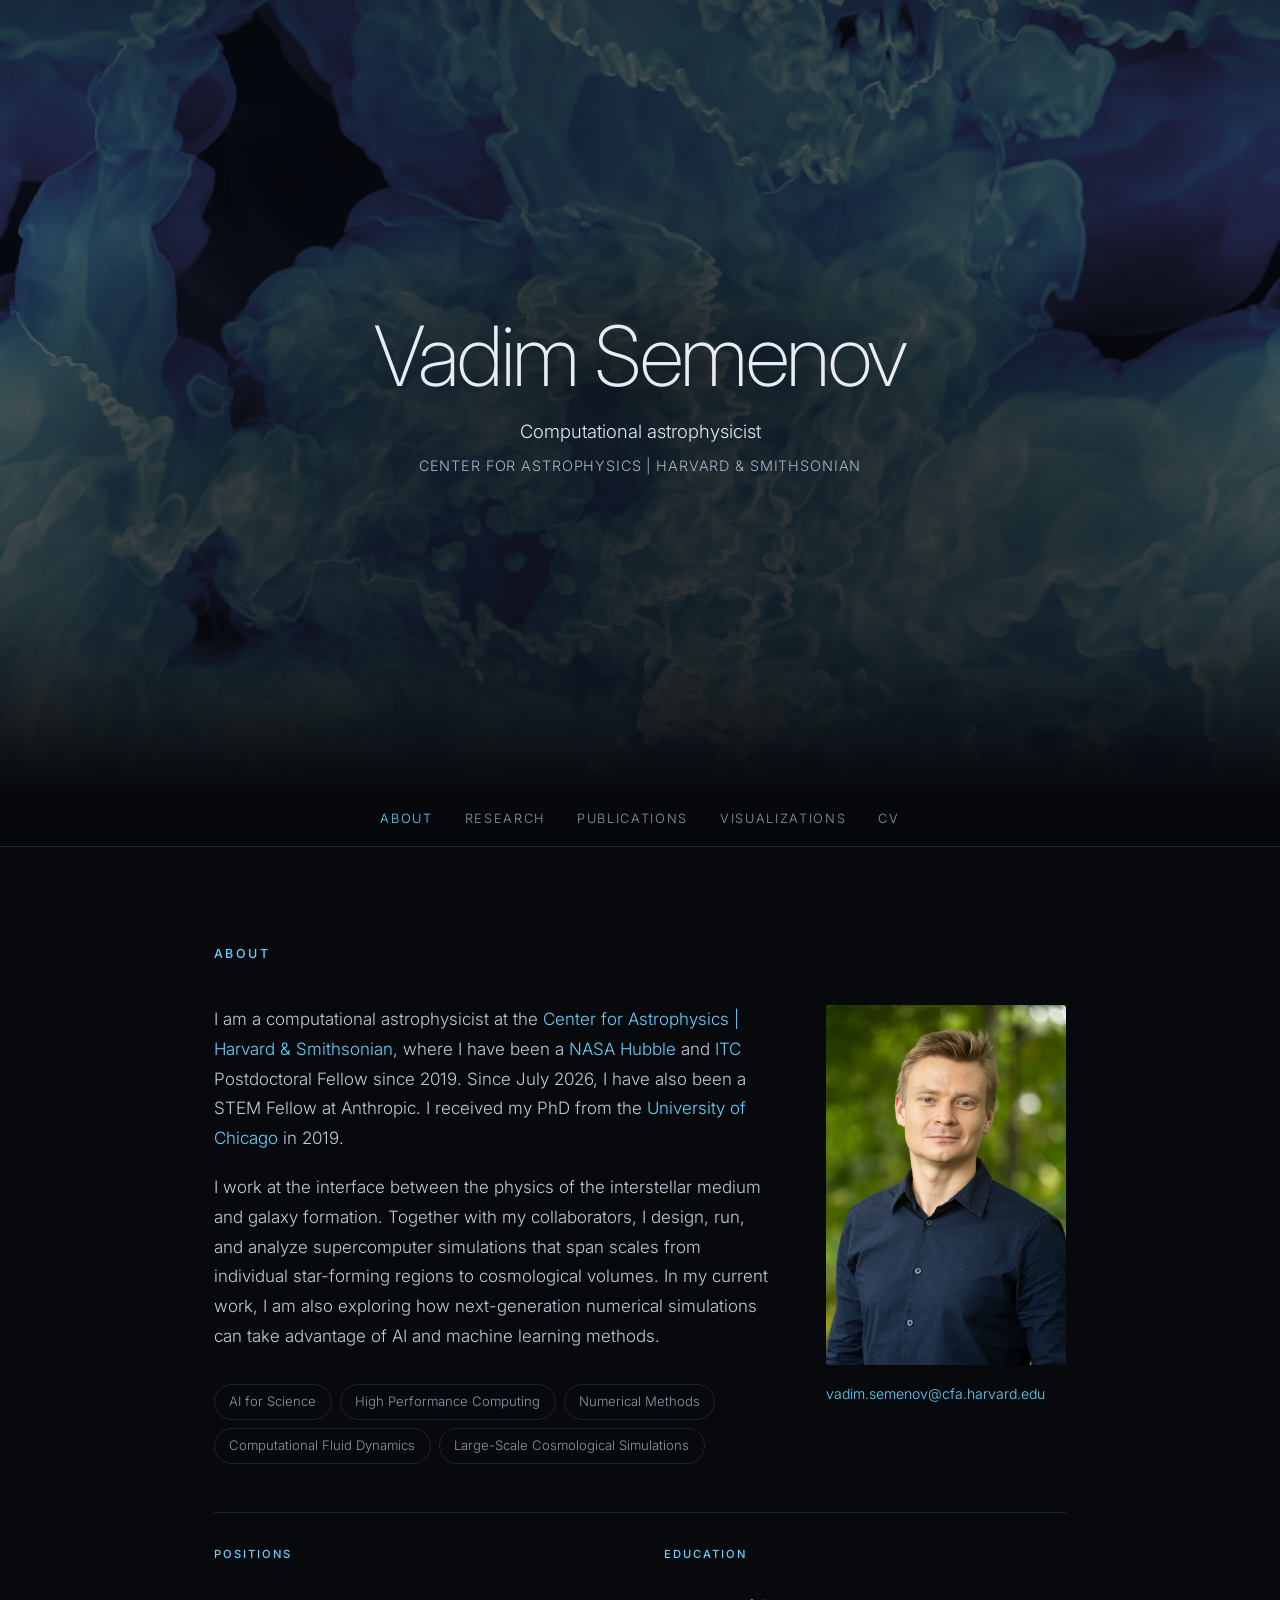
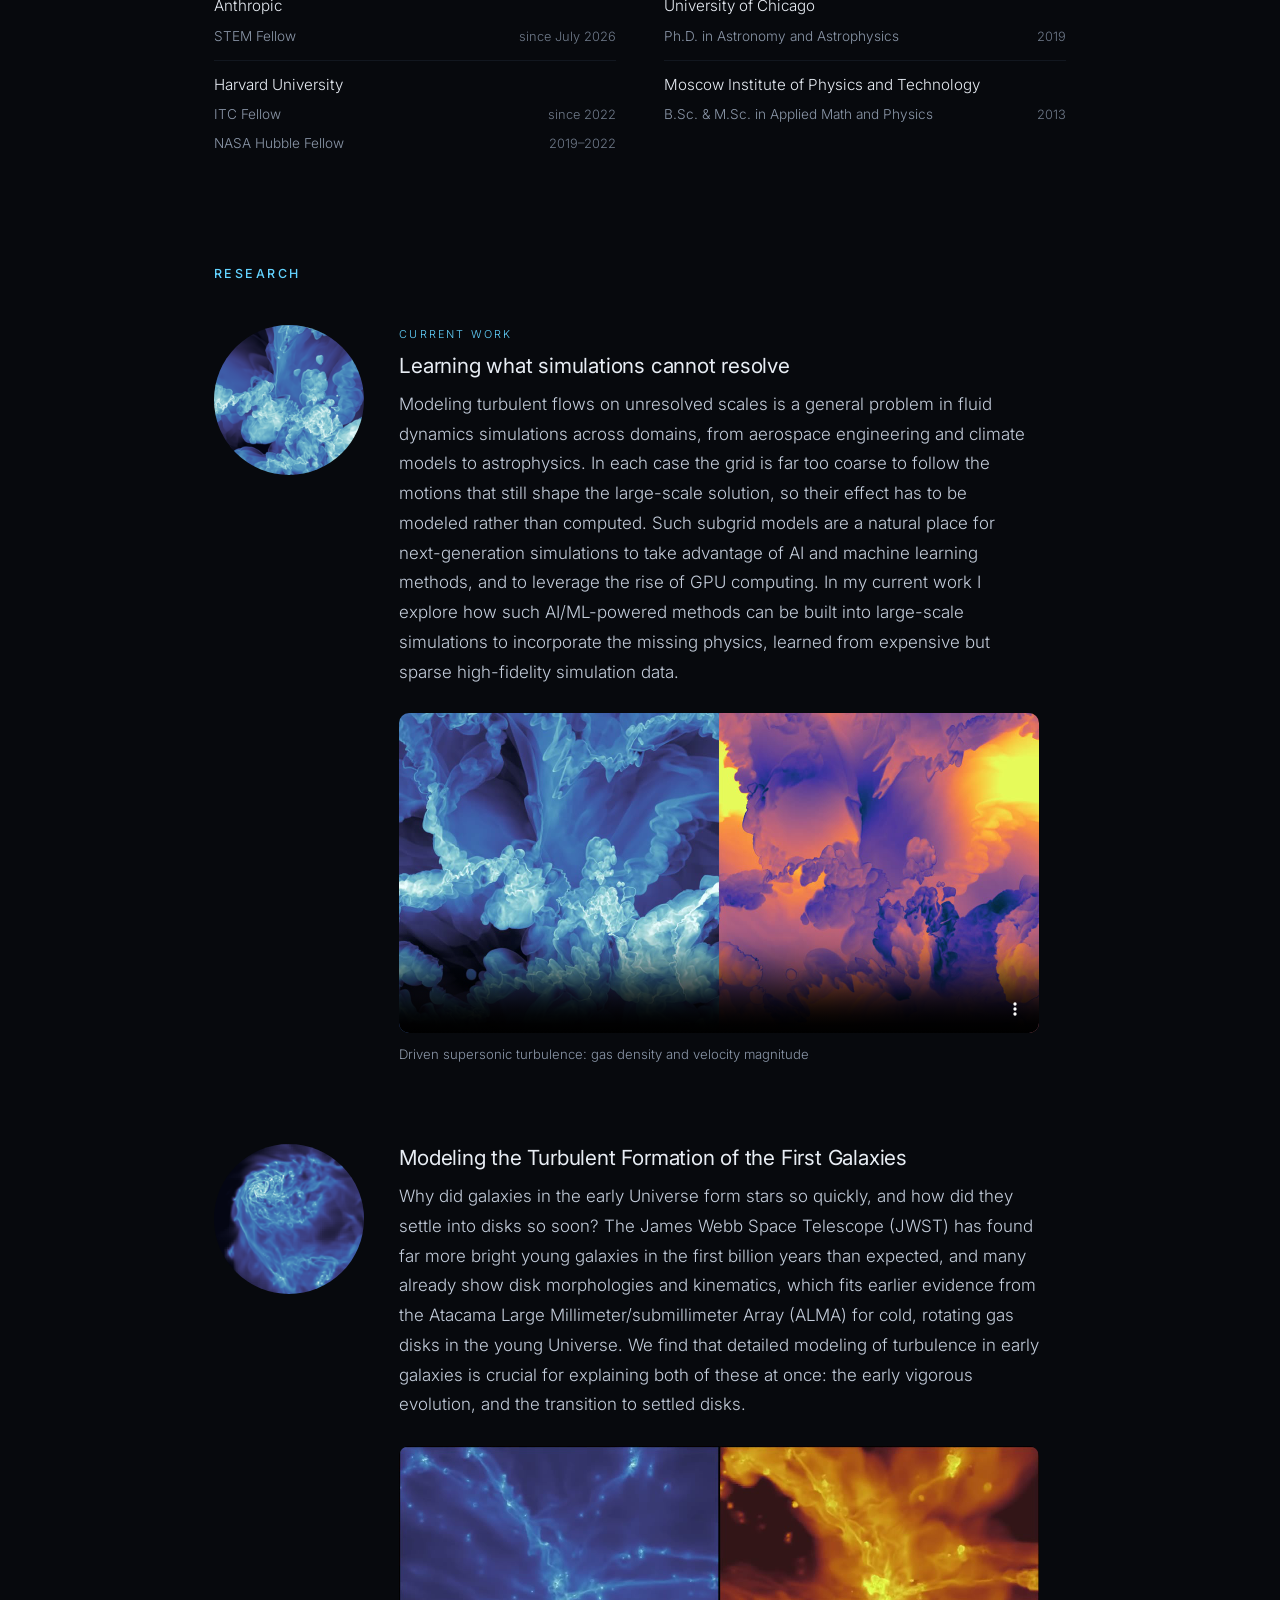
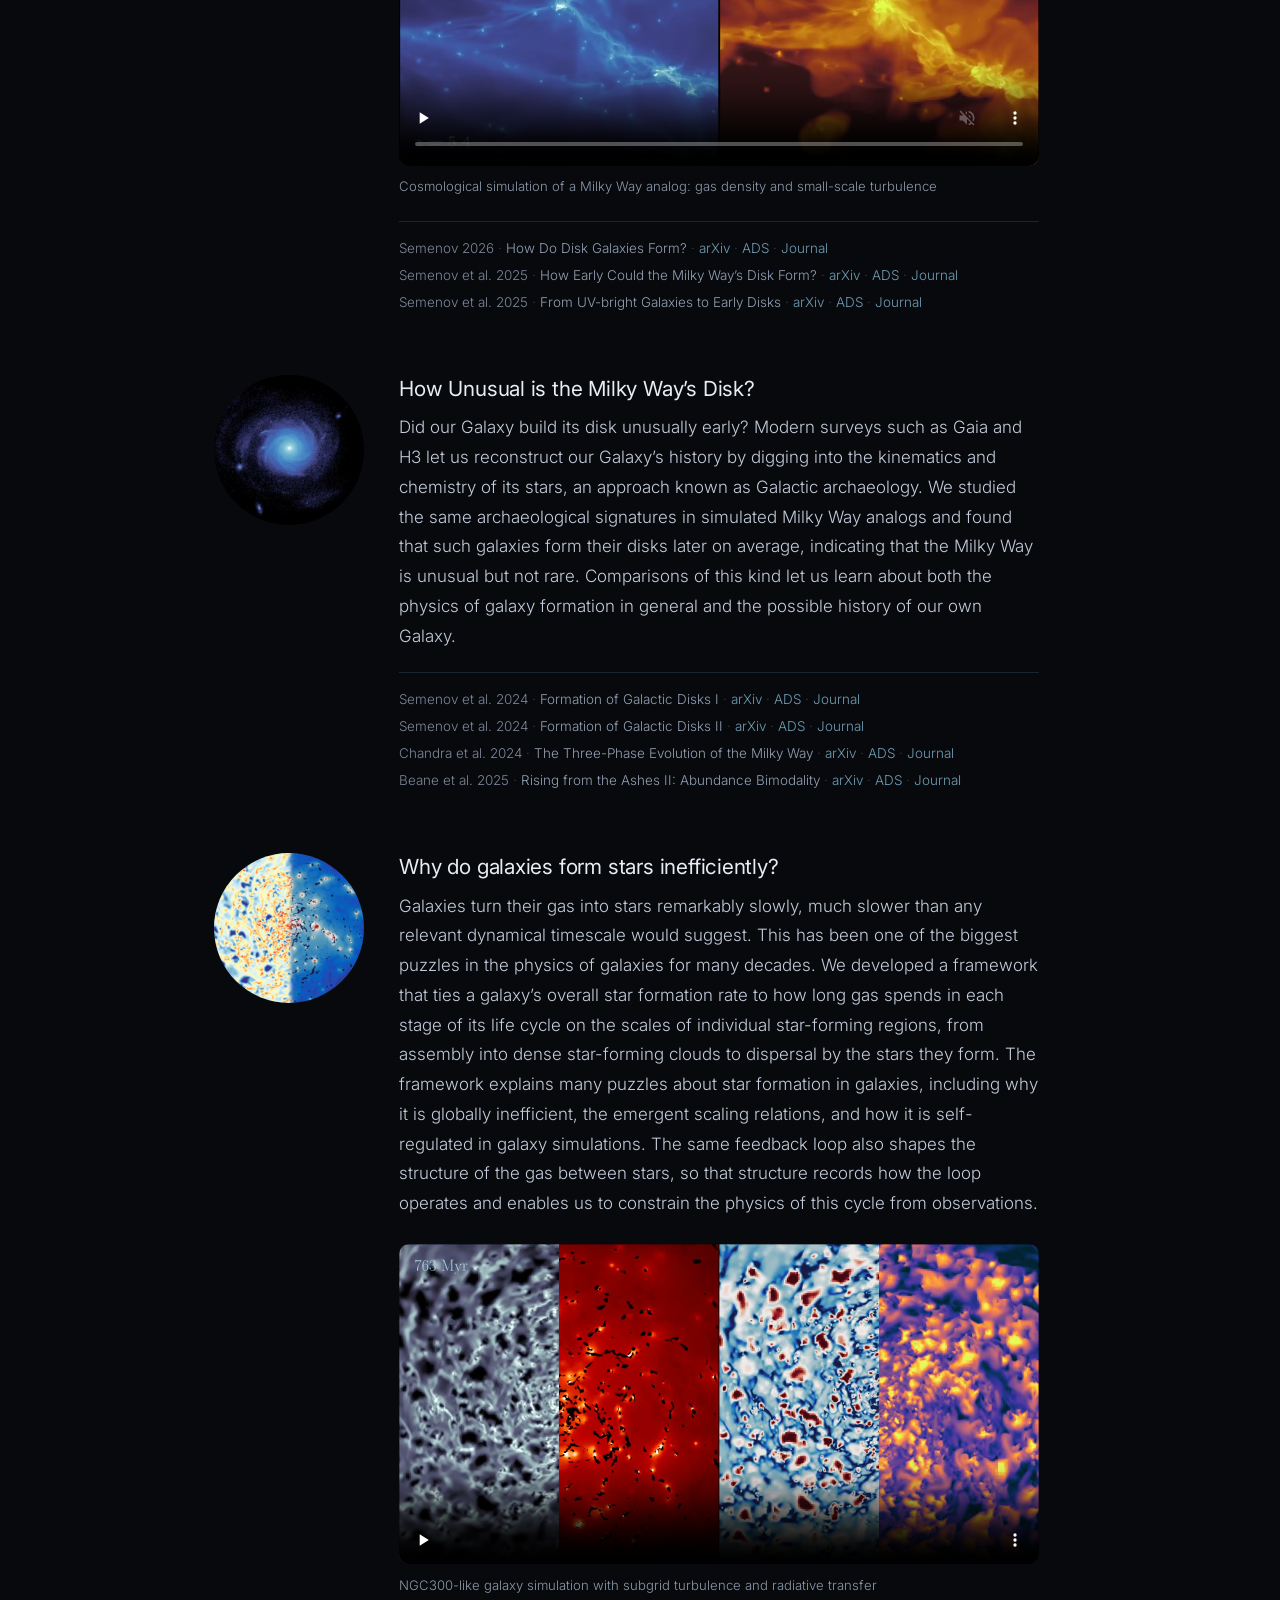
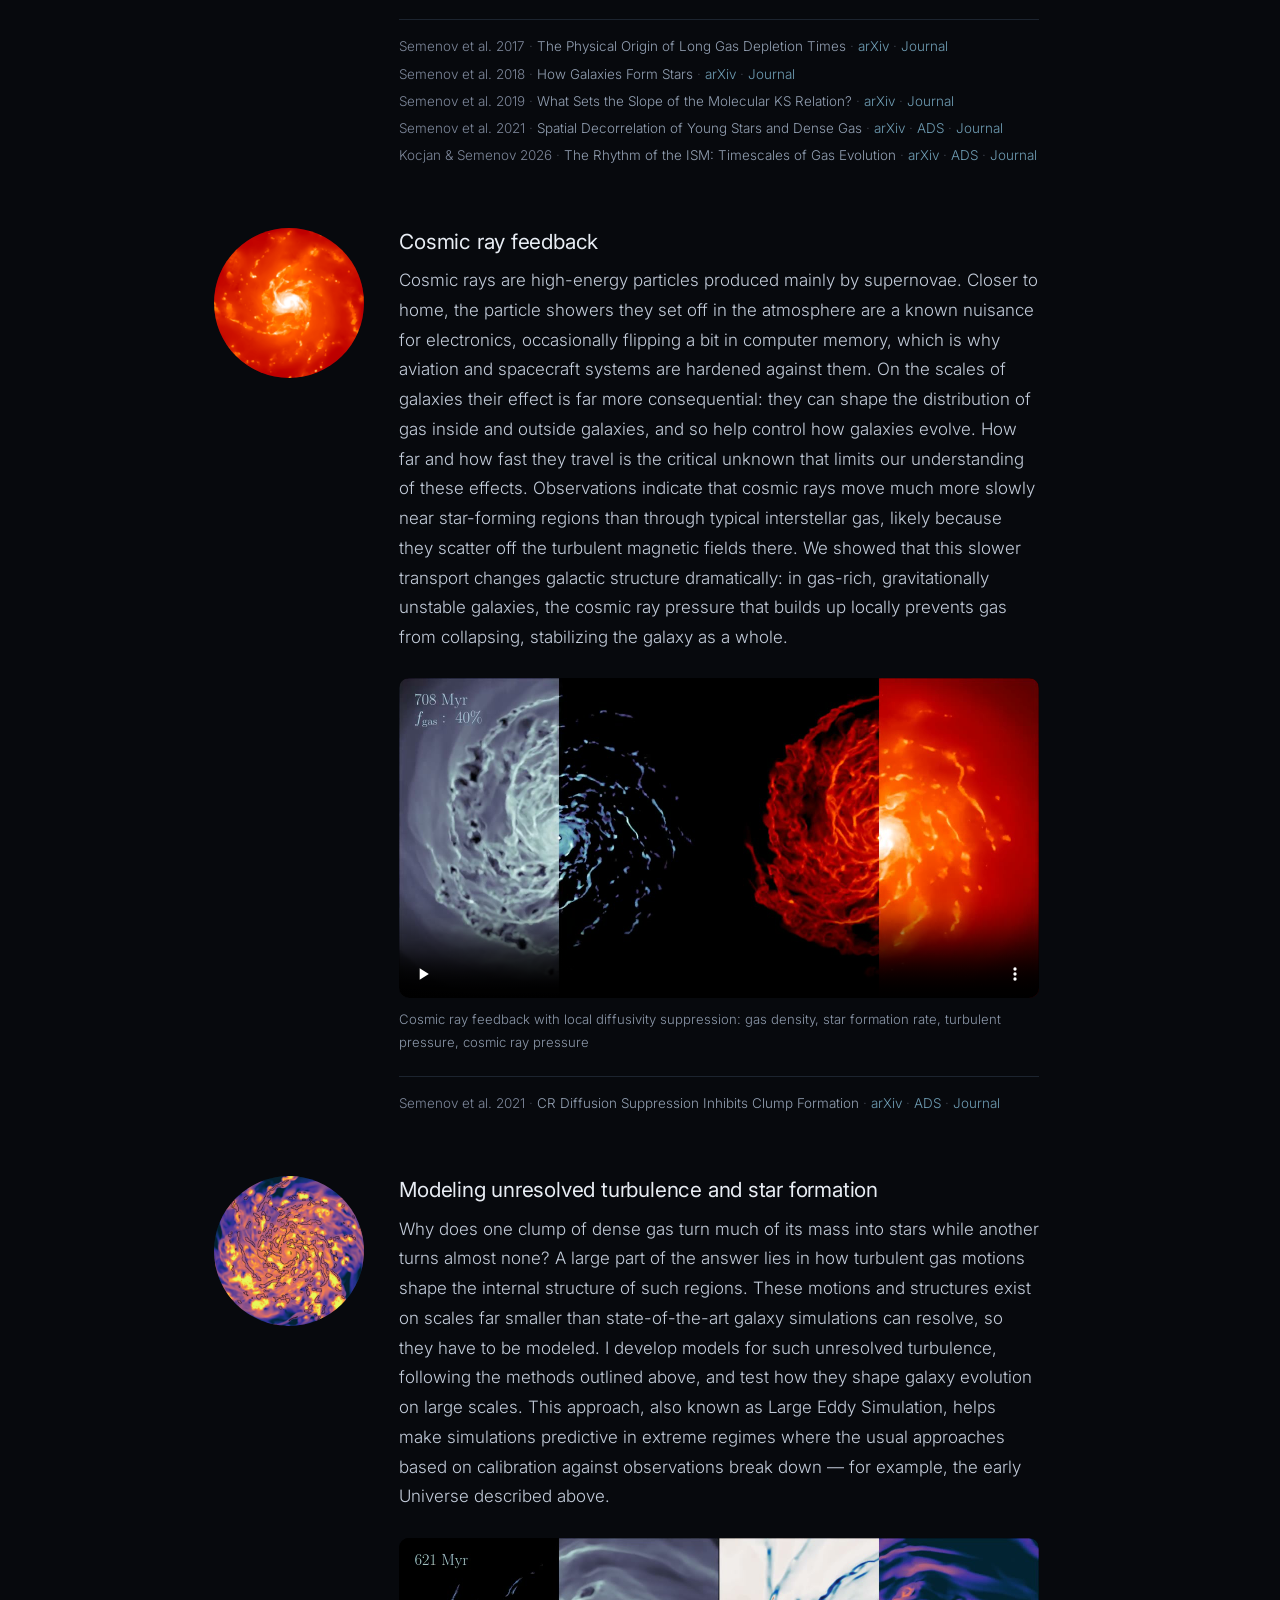
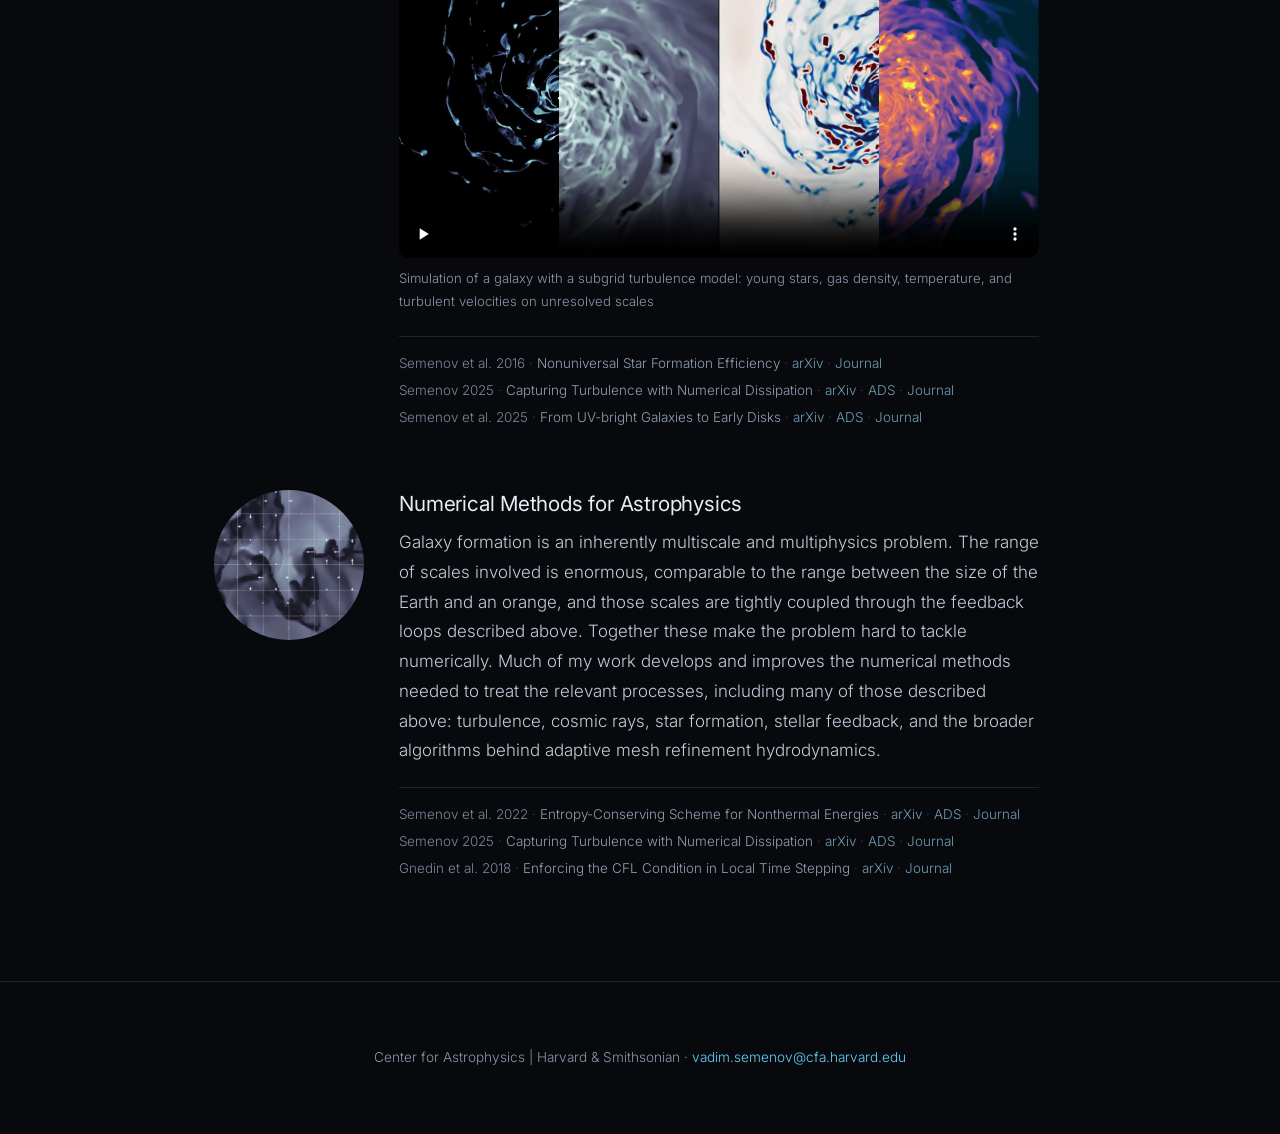
<file: docs/index.html>
<!doctype html><html lang="en"><head><meta charset="utf-8">
<meta name="viewport" content="width=device-width,initial-scale=1">
<title>Vadim Semenov &mdash; Computational astrophysicist</title>
<link rel="icon" type="image/png" sizes="32x32" href="assets/img/favicon-32.png?v=1787700226">
<link rel="apple-touch-icon" sizes="180x180" href="assets/img/favicon-180.png?v=1787700226"><link rel="preconnect" href="https://fonts.googleapis.com"><link rel="preconnect" href="https://fonts.gstatic.com" crossorigin><link href="https://fonts.googleapis.com/css2?family=Inter:wght@200;300;400;500&display=swap" rel="stylesheet">
<link rel="stylesheet" href="assets/reset.css?v=1787681575">
<style>
:root{--bg:#07090d;--fg:#e8edf4;--mut:#8c98aa;--dim:#c3ccda;--line:#1c242f;--acc:#63d3ff}
body{background:var(--bg);color:var(--fg);font:300 17px/1.75 Inter,system-ui,sans-serif;
 -webkit-font-smoothing:antialiased}
a{color:var(--acc);text-decoration:none}
a:hover{color:#9ee4ff}

/* ---- hero (index only) ---- */
.hero{position:relative;height:min(88vh,860px);display:grid;place-items:center;overflow:hidden}
.hero img{position:absolute;inset:0;width:100%;height:100%;object-fit:cover;opacity:.55}
.hero::after{content:"";position:absolute;inset:0;background:
 radial-gradient(ellipse 70% 55% at 50% 46%,rgba(7,9,13,.72) 0%,rgba(7,9,13,.3) 60%,transparent 85%),
 linear-gradient(to bottom,rgba(7,9,13,.5) 0%,transparent 30%,rgba(7,9,13,.6) 78%,var(--bg) 100%)}
.hero .inner{position:relative;z-index:2;text-align:center;padding:0 24px}
.hero h1{font-size:clamp(2.6rem,7vw,5.2rem);font-weight:200;letter-spacing:-.03em;line-height:1}
.hero .sub{margin-top:1.1rem;color:#e3ebf5;font-size:clamp(.95rem,1.6vw,1.15rem)}
.hero .aff{margin-top:.35rem;color:#a8b6c8;font-size:.9rem;letter-spacing:.06em;
 text-transform:uppercase}

/* ---- compact masthead (subpages) ---- */
.mast{padding:4.5rem 24px 2.5rem;text-align:center}
.mast h1{font-size:clamp(2rem,4.5vw,3rem);font-weight:200;letter-spacing:-.03em;line-height:1}
.mast h1 a{color:inherit;text-decoration:none}
.mast .aff{margin-top:.6rem;color:var(--mut);font-size:.8rem;letter-spacing:.16em;
 text-transform:uppercase}

nav.top{position:sticky;top:0;z-index:50;display:flex;gap:2rem;justify-content:center;
 flex-wrap:wrap;padding:1rem;background:rgba(7,9,13,.72);backdrop-filter:blur(14px);
 border-bottom:1px solid var(--line);font-size:.8rem;letter-spacing:.13em;text-transform:uppercase}
nav.top a{color:var(--mut);text-decoration:none}
nav.top a:hover{color:var(--fg)}
nav.top a.on{color:var(--acc)}

.wrap{max-width:680px;margin:0 auto;padding:0 24px}
.wrap-lg{max-width:900px;margin:0 auto;padding:0 24px}
.wide{max-width:1180px;margin:0 auto;padding:0 24px}
section{padding:6rem 0}
section+section{padding-top:0}
h2{font-size:.78rem;letter-spacing:.2em;text-transform:uppercase;color:var(--acc);
 font-weight:500;margin-bottom:2.5rem}
h3{font-size:1.3rem;font-weight:400;letter-spacing:-.01em;margin-bottom:.7rem;line-height:1.3}
p{margin-bottom:1.2rem;color:var(--dim)}

/* ---- about ---- */
.about{display:grid;grid-template-columns:1fr 240px;gap:3.5rem;align-items:start}
.about .portrait{width:100%;border-radius:3px;display:block}
.about .card{position:static}
.about .card .contact{margin-top:1.1rem;font-size:.88rem;color:var(--mut);line-height:1.6}
.about .card .contact a{display:block;word-break:break-all}
.tags{display:flex;flex-wrap:wrap;gap:.5rem;list-style:none;margin-top:2rem}
.cv{display:grid;grid-template-columns:1fr 1fr;gap:3rem;margin-top:3rem;padding-top:2rem;
 border-top:1px solid var(--line)}
.cv h4{font-size:.7rem;letter-spacing:.18em;text-transform:uppercase;color:var(--acc);
 font-weight:500;margin-bottom:1.1rem}
.cv ul{list-style:none}
.cv .org{padding:.7rem 0;border-bottom:1px solid rgba(28,36,47,.55)}
.cv .org:last-child{border-bottom:0}
.cv .o{display:block;font-size:.95rem;color:var(--fg)}
.cv .org li{display:grid;grid-template-columns:minmax(0,1fr) auto;gap:1rem;align-items:baseline;
 margin-top:.3rem}
.cv .r{font-size:.85rem;color:var(--mut)}
.cv .y{font-size:.8rem;color:#6f7a8a;white-space:nowrap}
.tags li{border:1px solid var(--line);border-radius:100px;padding:.35rem .9rem;font-size:.82rem;
 color:var(--mut)}

/* ---- research ---- */
.rs{scroll-margin-top:5.5rem;display:grid;grid-template-columns:150px minmax(0,1fr);gap:2.2rem;
 margin-bottom:3.5rem;align-items:start}
.rs>div{max-width:64ch}
.rs .mini{width:150px;height:150px;object-fit:cover;border-radius:50%;background:#0d1117;
 display:block}
.rs:last-child{margin-bottom:0}
.rs .kicker{font-size:.68rem;letter-spacing:.2em;text-transform:uppercase;color:var(--acc);
 display:block;margin-bottom:.5rem}
.rs .rsfig{margin:1.6rem 0 1.4rem}
.rs .rsfig video{width:100%;height:auto;display:block;background:#000;border-radius:10px}
.rs .rsfig.paper video{background:#fff;padding:10px;border-radius:10px}
.rs .rsfig figcaption{margin-top:.6rem;font-size:.82rem;color:var(--mut)}
.refs{list-style:none;margin-top:1.3rem;padding-top:1rem;border-top:1px solid var(--line)}
.refs li{font-size:.84rem;line-height:1.6;color:#7d879a;margin-bottom:.35rem}
.refs .ti{color:#93a0b3}
.refs a{color:#6f9db4}
.refs a:hover{color:var(--acc)}
.refs .sep{opacity:.45;margin:0 .25rem}
.refs .lnks{white-space:nowrap}
.refs li{padding-left:1.4em;text-indent:-1.4em}

/* ---- figures ---- */
.figs{display:grid;gap:4rem}
.fig video{width:100%;height:auto;display:block;background:#000;border-radius:10px}
.fig.paper video{background:#fff;padding:14px;border-radius:10px}
figcaption{margin-top:.9rem;font-size:.9rem;color:var(--mut)}
.figlinks{display:block;margin-top:.35rem;font-size:.84rem}
.figlinks a{color:#6f9db4}
.figlinks a:hover{color:var(--acc)}
.figlinks .sep{opacity:.45;margin:0 .45rem}

/* ---- publications ---- */
.stats{font-size:.9rem;color:var(--mut);margin-bottom:.9rem;line-height:1.8}
.stats b{font-weight:400;color:var(--dim)}
.stats a{color:var(--dim)}
.stats a:hover{color:var(--acc)}
.stats .sep{opacity:.4;margin:0 .5rem}
.stats .note{opacity:.75}
.links{margin-bottom:3rem;font-size:.9rem;display:flex;gap:1.6rem;flex-wrap:wrap;
 padding-top:1.2rem;border-top:1px solid var(--line)}
.pubs{list-style:none;margin-bottom:3.5rem}
.pubgroup{font-size:1.5rem;letter-spacing:-.005em;text-transform:none;color:var(--acc);
 font-weight:400;margin-bottom:1.7rem;padding-bottom:.8rem;
 border-bottom:1px solid var(--line)}
.pubs li{padding:1.1rem 0;border-bottom:1px solid var(--line)}
.pubs .meta{font-size:.8rem;color:var(--mut);margin-bottom:.25rem}
.pubs .meta .lnks{margin-left:.75rem}
.pubs .meta a{color:#7fb4cc}
.pubs .meta a:hover{color:var(--acc)}
.pubs .sep{opacity:.45;margin:0 .4rem}
.pubs .ti{font-size:1.02rem;line-height:1.45;max-width:74ch}

footer{padding:4rem 24px;text-align:center;color:var(--mut);font-size:.85rem;
 border-top:1px solid var(--line)}

@media(max-width:820px){.about{grid-template-columns:1fr}.cv{grid-template-columns:1fr;gap:2rem}
 .about .card{position:static;max-width:260px}}
@media(max-width:640px){
 .rs{grid-template-columns:1fr;gap:1.2rem}
 .rs .mini{width:96px;height:96px}
 section{padding:3rem 0}
 .mast{padding:2.75rem 24px 1.75rem}
 footer{padding:2.25rem 24px}
 .hero .aff{font-size:.62rem;letter-spacing:.02em}
 .mast .aff{font-size:.6rem;letter-spacing:.02em}
 /* nav and profile links wrap to two rows here; 2rem gap applied to rows too */
 nav.top{gap:.5rem 1.6rem;padding:.85rem 1rem}
 .links{gap:.5rem 1.6rem;padding-top:.9rem;margin-bottom:2rem}
 /* keep each metric and each journal ref whole */
 .stats .item,.pubs .meta .nb{white-space:nowrap}
 .stats .note{display:block;margin-top:.2rem;opacity:.85}
 .stats .note>.sep{display:none}
 /* research refs: link cluster drops below the title */
 .refs .lnks{display:block;margin-top:.15rem;white-space:normal}
 .refs .lnks>.sep:first-child{display:none}
 /* publications: authors / links / title on three lines, tightened */
 .pubs .meta .lnks{display:block;margin-left:0;margin-top:.15rem;white-space:normal}
 .pubgroup{line-height:1.25;margin-bottom:1rem;padding-bottom:.6rem}
 .pubs{margin-bottom:3rem}
 .pubs li{padding:.85rem 0}
 .pubs .meta{line-height:1.5}
 .pubs .meta,.pubs .ti{text-wrap:pretty}
}
</style></head><body>
<header class="hero"><img src="assets/img/frame.0396.density.jpg?v=1787679552" alt="Simulation of interstellar turbulence">
 <div class="inner"><h1>Vadim Semenov</h1><div class="sub">Computational astrophysicist</div>
 <div class="aff">Center for Astrophysics | Harvard &amp; Smithsonian</div></div></header>
<nav class="top"><a href="index.html#about" class="on">About</a><a href="index.html#research">Research</a><a href="publications.html">Publications</a><a href="visualizations.html">Visualizations</a><a href="VadimSemenov-CV.pdf" target="_blank" rel="noopener">CV</a></nav>
<section id="about"><div class="wrap-lg"><h2>About</h2>
 <div class="about"><div><p>I am a computational astrophysicist at the <a href="https://www.cfa.harvard.edu/" target="_blank" rel="noopener">Center for
    Astrophysics | Harvard &amp; Smithsonian</a>, where I have been a
    <a href="https://hubblesite.org/contents/news-releases/2019/news-2019-24.html" target="_blank" rel="noopener">NASA Hubble</a> and
    <a href="https://itc.cfa.harvard.edu/" target="_blank" rel="noopener">ITC</a> Postdoctoral Fellow since 2019. Since July 2026, I
    have also been a STEM Fellow at Anthropic. I received my PhD from the
    <a href="https://astro.uchicago.edu/index.php" target="_blank" rel="noopener">University of Chicago</a> in 2019.</p><p>I work at the interface between the physics of the interstellar medium and galaxy formation.
    Together with my collaborators, I design, run, and analyze supercomputer simulations that span
    scales from individual star-forming regions to cosmological volumes. In my current work, I am also
    exploring how next-generation numerical simulations can take advantage of AI and machine learning
    methods.</p><ul class="tags"><li>AI for Science</li><li>High Performance Computing</li><li>Numerical Methods</li><li>Computational Fluid Dynamics</li><li>Large-Scale Cosmological Simulations</li></ul></div>
 <div class="card"><img class="portrait" src="assets/img/portrait.jpg?v=1787682335" alt="Vadim Semenov">
  <div class="contact"><a href="mailto:vadim.semenov@cfa.harvard.edu">vadim.semenov@cfa.harvard.edu</a></div></div>
 </div><div class="cv"><div><h4>Positions</h4><div class="org"><span class="o">Anthropic</span><ul><li><span class="r">STEM Fellow</span><span class="y">since July 2026</span></li></ul></div><div class="org"><span class="o">Harvard University</span><ul><li><span class="r">ITC Fellow</span><span class="y">since 2022</span></li><li><span class="r">NASA Hubble Fellow</span><span class="y">2019&ndash;2022</span></li></ul></div></div><div><h4>Education</h4><div class="org"><span class="o">University of Chicago</span><ul><li><span class="r">Ph.D. in Astronomy and Astrophysics</span><span class="y">2019</span></li></ul></div><div class="org"><span class="o">Moscow Institute of Physics and Technology</span><ul><li><span class="r">B.Sc. &amp; M.Sc. in Applied Math and Physics</span><span class="y">2013</span></li></ul></div></div></div></div></section>
<section id="research"><div class="wrap-lg"><h2>Research</h2><div class="rs" id="current-work"><img class="mini" src="assets/icon/turbulence.png?v=1787684172" alt=""><div><span class="kicker">Current work</span><h3>Learning what simulations cannot resolve</h3><p>Modeling turbulent flows on unresolved scales is a general problem in fluid dynamics
        simulations across domains, from aerospace engineering and climate models to astrophysics. In
        each case the grid is far too coarse to follow the motions that still shape the large-scale
        solution, so their effect has to be modeled rather than computed. Such subgrid models are a
        natural place for next-generation simulations to take advantage of AI and machine learning
        methods, and to leverage the rise of GPU computing. In my current work I explore how such
        AI/ML-powered methods can be built into large-scale simulations to incorporate the missing
        physics, learned from expensive but sparse high-fidelity simulation data.</p><figure class="rsfig dark"><video width="2048" height="1024" preload="none" playsinline muted loop controls poster="assets/video/semenov26-turb.poster.jpg?v=1787685055"><source src="movies/semenov26-turb.mp4?v=1781540950" type="video/mp4"></video><figcaption>Driven supersonic turbulence: gas density and velocity magnitude</figcaption></figure></div></div><div class="rs" id="first-galaxies"><img class="mini" src="assets/icon/zoom-logo.png?v=1787684172" alt=""><div><h3>Modeling the Turbulent Formation of the First Galaxies</h3><p>Why did galaxies in the early Universe form stars so quickly, and how did they settle
        into disks so soon? The James Webb Space Telescope (JWST) has found far more bright young
        galaxies in the first billion years than expected, and many already show disk morphologies and
        kinematics, which fits earlier evidence from the Atacama Large Millimeter/submillimeter Array
        (ALMA) for cold, rotating gas disks in the young Universe. We find that detailed modeling of
        turbulence in early galaxies is crucial for explaining both of these at once: the early vigorous
        evolution, and the transition to settled disks.</p><figure class="rsfig dark"><video width="1200" height="600" preload="none" playsinline muted loop controls poster="assets/video/semenov24-art.poster.jpg?v=1787679553"><source src="movies/semenov24-art.mp4?v=1737058685" type="video/mp4"></video><figcaption>Cosmological simulation of a Milky Way analog: gas density and small-scale turbulence</figcaption></figure><ul class="refs"><li>Semenov 2026<span class="sep">&middot;</span><span class="ti">How Do Disk Galaxies Form?</span><span class="lnks"><span class="sep">&middot;</span><a href="https://arxiv.org/abs/2602.04950" target="_blank" rel="noopener">arXiv</a><span class="sep">&middot;</span><a href="https://ui.adsabs.harvard.edu/abs/2026ApJ..1010..123S/abstract" target="_blank" rel="noopener">ADS</a><span class="sep">&middot;</span><a href="https://iopscience.iop.org/article/10.3847/1538-4357/ae83aa" target="_blank" rel="noopener">Journal</a></span></li><li>Semenov et al. 2025<span class="sep">&middot;</span><span class="ti">How Early Could the Milky Way&rsquo;s Disk Form?</span><span class="lnks"><span class="sep">&middot;</span><a href="https://arxiv.org/abs/2409.18173" target="_blank" rel="noopener">arXiv</a><span class="sep">&middot;</span><a href="https://ui.adsabs.harvard.edu/abs/2024arXiv240918173S/abstract" target="_blank" rel="noopener">ADS</a><span class="sep">&middot;</span><a href="https://iopscience.iop.org/article/10.3847/1538-4357/addf48" target="_blank" rel="noopener">Journal</a></span></li><li>Semenov et al. 2025<span class="sep">&middot;</span><span class="ti">From UV-bright Galaxies to Early Disks</span><span class="lnks"><span class="sep">&middot;</span><a href="https://arxiv.org/abs/2410.09205" target="_blank" rel="noopener">arXiv</a><span class="sep">&middot;</span><a href="https://ui.adsabs.harvard.edu/abs/2024arXiv241009205S/abstract" target="_blank" rel="noopener">ADS</a><span class="sep">&middot;</span><a href="https://iopscience.iop.org/article/10.3847/1538-4357/ade22d" target="_blank" rel="noopener">Journal</a></span></li></ul></div></div><div class="rs" id="milky-way-disk"><img class="mini" src="assets/icon/mw-logo.png?v=1787684172" alt=""><div><h3>How Unusual is the Milky Way&rsquo;s Disk?</h3><p>Did our Galaxy build its disk unusually early? Modern surveys such as Gaia and H3 let us
        reconstruct our Galaxy&rsquo;s history by digging into the kinematics and chemistry of its
        stars, an approach known as Galactic archaeology. We studied the same archaeological signatures
        in simulated Milky Way analogs and found that such galaxies form their disks later on average,
        indicating that the Milky Way is unusual but not rare. Comparisons of this kind let us learn
        about both the physics of galaxy formation in general and the possible history of our own
        Galaxy.</p><ul class="refs"><li>Semenov et al. 2024<span class="sep">&middot;</span><span class="ti">Formation of Galactic Disks I</span><span class="lnks"><span class="sep">&middot;</span><a href="https://arxiv.org/abs/2306.09398" target="_blank" rel="noopener">arXiv</a><span class="sep">&middot;</span><a href="https://ui.adsabs.harvard.edu/abs/2024ApJ...962...84S/abstract" target="_blank" rel="noopener">ADS</a><span class="sep">&middot;</span><a href="https://iopscience.iop.org/article/10.3847/1538-4357/ad150a" target="_blank" rel="noopener">Journal</a></span></li><li>Semenov et al. 2024<span class="sep">&middot;</span><span class="ti">Formation of Galactic Disks II</span><span class="lnks"><span class="sep">&middot;</span><a href="https://arxiv.org/abs/2306.13125" target="_blank" rel="noopener">arXiv</a><span class="sep">&middot;</span><a href="https://ui.adsabs.harvard.edu/abs/2023arXiv230613125S/abstract" target="_blank" rel="noopener">ADS</a><span class="sep">&middot;</span><a href="https://iopscience.iop.org/article/10.3847/1538-4357/ad57ba" target="_blank" rel="noopener">Journal</a></span></li><li>Chandra et al. 2024<span class="sep">&middot;</span><span class="ti">The Three-Phase Evolution of the Milky Way</span><span class="lnks"><span class="sep">&middot;</span><a href="https://arxiv.org/abs/2310.13050" target="_blank" rel="noopener">arXiv</a><span class="sep">&middot;</span><a href="https://ui.adsabs.harvard.edu/abs/2023arXiv231013050C/abstract" target="_blank" rel="noopener">ADS</a><span class="sep">&middot;</span><a href="https://iopscience.iop.org/article/10.3847/1538-4357/ad5b60" target="_blank" rel="noopener">Journal</a></span></li><li>Beane et al. 2025<span class="sep">&middot;</span><span class="ti">Rising from the Ashes II: Abundance Bimodality</span><span class="lnks"><span class="sep">&middot;</span><a href="https://arxiv.org/abs/2410.21580" target="_blank" rel="noopener">arXiv</a><span class="sep">&middot;</span><a href="https://ui.adsabs.harvard.edu/abs/2024arXiv241021580B/abstract" target="_blank" rel="noopener">ADS</a><span class="sep">&middot;</span><a href="https://iopscience.iop.org/article/10.3847/1538-4357/adceab" target="_blank" rel="noopener">Journal</a></span></li></ul></div></div><div class="rs" id="star-formation"><img class="mini" src="assets/icon/ngc300-icon.png?v=1787684172" alt=""><div><h3>Why do galaxies form stars inefficiently?</h3><p>Galaxies turn their gas into stars remarkably slowly, much slower than any relevant
        dynamical timescale would suggest. This has been one of the biggest puzzles in the physics of
        galaxies for many decades. We developed a framework that ties a galaxy&rsquo;s overall star
        formation rate to how long gas spends in each stage of its life cycle on the scales of
        individual star-forming regions, from assembly into dense star-forming clouds to dispersal by
        the stars they form. The framework explains many puzzles about star formation in galaxies,
        including why it is globally inefficient, the emergent scaling relations, and how it is
        self-regulated in galaxy simulations. The same feedback loop also shapes the structure of the
        gas between stars, so that structure records how the loop operates and enables us to constrain
        the physics of this cycle from observations.</p><figure class="rsfig dark"><video width="2000" height="1000" preload="none" playsinline muted loop controls poster="assets/video/semenov21-ngc300.poster.jpg?v=1787679553"><source src="movies/semenov21-ngc300.mp4?v=1621435683" type="video/mp4"></video><figcaption>NGC300-like galaxy simulation with subgrid turbulence and radiative transfer</figcaption></figure><ul class="refs"><li>Semenov et al. 2017<span class="sep">&middot;</span><span class="ti">The Physical Origin of Long Gas Depletion Times</span><span class="lnks"><span class="sep">&middot;</span><a href="https://arxiv.org/abs/1704.04239" target="_blank" rel="noopener">arXiv</a><span class="sep">&middot;</span><a href="https://doi.org/10.3847/1538-4357/aa8096" target="_blank" rel="noopener">Journal</a></span></li><li>Semenov et al. 2018<span class="sep">&middot;</span><span class="ti">How Galaxies Form Stars</span><span class="lnks"><span class="sep">&middot;</span><a href="https://arxiv.org/abs/1803.00007" target="_blank" rel="noopener">arXiv</a><span class="sep">&middot;</span><a href="https://doi.org/10.3847/1538-4357/aac6eb" target="_blank" rel="noopener">Journal</a></span></li><li>Semenov et al. 2019<span class="sep">&middot;</span><span class="ti">What Sets the Slope of the Molecular KS Relation?</span><span class="lnks"><span class="sep">&middot;</span><a href="https://arxiv.org/abs/1809.07328" target="_blank" rel="noopener">arXiv</a><span class="sep">&middot;</span><a href="https://doi.org/10.3847/1538-4357/aaf163" target="_blank" rel="noopener">Journal</a></span></li><li>Semenov et al. 2021<span class="sep">&middot;</span><span class="ti">Spatial Decorrelation of Young Stars and Dense Gas</span><span class="lnks"><span class="sep">&middot;</span><a href="https://arxiv.org/abs/2103.13406" target="_blank" rel="noopener">arXiv</a><span class="sep">&middot;</span><a href="https://ui.adsabs.harvard.edu/abs/2021arXiv210313406S/abstract" target="_blank" rel="noopener">ADS</a><span class="sep">&middot;</span><a href="https://doi.org/10.3847/1538-4357/ac0a77" target="_blank" rel="noopener">Journal</a></span></li><li>Kocjan &amp; Semenov 2026<span class="sep">&middot;</span><span class="ti">The Rhythm of the ISM: Timescales of Gas Evolution</span><span class="lnks"><span class="sep">&middot;</span><a href="https://arxiv.org/abs/2602.02657" target="_blank" rel="noopener">arXiv</a><span class="sep">&middot;</span><a href="https://ui.adsabs.harvard.edu/abs/2026ApJ..1007...46K/abstract" target="_blank" rel="noopener">ADS</a><span class="sep">&middot;</span><a href="https://iopscience.iop.org/article/10.3847/1538-4357/ae8539" target="_blank" rel="noopener">Journal</a></span></li></ul></div></div><div class="rs" id="cosmic-rays"><img class="mini" src="assets/icon/cr-icon.png?v=1787684172" alt=""><div><h3>Cosmic ray feedback</h3><p>Cosmic rays are high-energy particles produced mainly by supernovae. Closer to home,
        the particle showers they set off in the atmosphere are a known nuisance for electronics,
        occasionally flipping a bit in computer memory, which is why aviation and spacecraft systems
        are hardened against them. On the scales of galaxies their effect is far more consequential:
        they can shape the distribution of gas inside and outside galaxies, and so help control how
        galaxies evolve. How far and how fast they travel is the critical unknown that limits our
        understanding of these effects. Observations indicate that cosmic rays move much more slowly
        near star-forming regions than through typical interstellar gas, likely because they scatter
        off the turbulent magnetic fields there. We showed that this slower transport changes galactic
        structure dramatically: in gas-rich, gravitationally unstable galaxies, the cosmic ray pressure
        that builds up locally prevents gas from collapsing, stabilizing the galaxy as a whole.</p><figure class="rsfig dark"><video width="2000" height="1000" preload="none" playsinline muted loop controls poster="assets/video/semenov21cr3-fg0.4-suppk.poster.jpg?v=1787679553"><source src="movies/semenov21cr3-fg0.4-suppk.mp4?v=1623598054" type="video/mp4"></video><figcaption>Cosmic ray feedback with local diffusivity suppression: gas density, star formation rate, turbulent pressure, cosmic ray pressure</figcaption></figure><ul class="refs"><li>Semenov et al. 2021<span class="sep">&middot;</span><span class="ti">CR Diffusion Suppression Inhibits Clump Formation</span><span class="lnks"><span class="sep">&middot;</span><a href="https://arxiv.org/abs/2012.01427" target="_blank" rel="noopener">arXiv</a><span class="sep">&middot;</span><a href="https://ui.adsabs.harvard.edu/abs/2021ApJ...910..126S/abstract" target="_blank" rel="noopener">ADS</a><span class="sep">&middot;</span><a href="https://doi.org/10.3847/1538-4357/abe2a6" target="_blank" rel="noopener">Journal</a></span></li></ul></div></div><div class="rs" id="unresolved-turbulence"><img class="mini" src="assets/icon/sgst-icon.png?v=1787684172" alt=""><div><h3>Modeling unresolved turbulence and star formation</h3><p>Why does one clump of dense gas turn much of its mass into stars while another turns
        almost none? A large part of the answer lies in how turbulent gas motions shape the internal
        structure of such regions. These motions and structures exist on scales far smaller than
        state-of-the-art galaxy simulations can resolve, so they have to be modeled. I develop models
        for such unresolved turbulence, following the methods outlined above, and test how they shape
        galaxy evolution on large scales. This approach, also known as Large Eddy Simulation, helps
        make simulations predictive in extreme regimes where the usual approaches based on calibration
        against observations break down &mdash; for example, the early Universe described above.</p><figure class="rsfig dark"><video width="2000" height="1000" preload="none" playsinline muted loop controls poster="assets/video/semenov17-maps.poster.jpg?v=1787679552"><source src="movies/semenov17-maps.mp4?v=1580589961" type="video/mp4"></video><figcaption>Simulation of a galaxy with a subgrid turbulence model: young stars, gas density, temperature, and turbulent velocities on unresolved scales</figcaption></figure><ul class="refs"><li>Semenov et al. 2016<span class="sep">&middot;</span><span class="ti">Nonuniversal Star Formation Efficiency</span><span class="lnks"><span class="sep">&middot;</span><a href="https://arxiv.org/abs/1512.03101" target="_blank" rel="noopener">arXiv</a><span class="sep">&middot;</span><a href="https://doi.org/10.3847/0004-637X/826/2/200" target="_blank" rel="noopener">Journal</a></span></li><li>Semenov 2025<span class="sep">&middot;</span><span class="ti">Capturing Turbulence with Numerical Dissipation</span><span class="lnks"><span class="sep">&middot;</span><a href="https://arxiv.org/abs/2410.23339" target="_blank" rel="noopener">arXiv</a><span class="sep">&middot;</span><a href="https://ui.adsabs.harvard.edu/abs/2024arXiv241023339S/abstract" target="_blank" rel="noopener">ADS</a><span class="sep">&middot;</span><a href="https://iopscience.iop.org/article/10.3847/1538-4365/ae0cc6" target="_blank" rel="noopener">Journal</a></span></li><li>Semenov et al. 2025<span class="sep">&middot;</span><span class="ti">From UV-bright Galaxies to Early Disks</span><span class="lnks"><span class="sep">&middot;</span><a href="https://arxiv.org/abs/2410.09205" target="_blank" rel="noopener">arXiv</a><span class="sep">&middot;</span><a href="https://ui.adsabs.harvard.edu/abs/2024arXiv241009205S/abstract" target="_blank" rel="noopener">ADS</a><span class="sep">&middot;</span><a href="https://iopscience.iop.org/article/10.3847/1538-4357/ade22d" target="_blank" rel="noopener">Journal</a></span></li></ul></div></div><div class="rs" id="numerical-methods"><img class="mini" src="assets/icon/numerical-grid.png?v=1787698260" alt=""><div><h3>Numerical Methods for Astrophysics</h3><p>Galaxy formation is an inherently multiscale and multiphysics problem. The range of
        scales involved is enormous, comparable to the range between the size of the Earth and an
        orange, and those scales are tightly coupled through the feedback loops described above.
        Together these make the problem hard to tackle numerically. Much of my work develops and
        improves the numerical methods needed to treat the relevant processes, including many of those
        described above: turbulence, cosmic rays, star formation, stellar feedback, and the broader
        algorithms behind adaptive mesh refinement hydrodynamics.</p><ul class="refs"><li>Semenov et al. 2022<span class="sep">&middot;</span><span class="ti">Entropy-Conserving Scheme for Nonthermal Energies</span><span class="lnks"><span class="sep">&middot;</span><a href="https://arxiv.org/abs/2107.14240" target="_blank" rel="noopener">arXiv</a><span class="sep">&middot;</span><a href="https://ui.adsabs.harvard.edu/abs/2022ApJS..261...16S/abstract" target="_blank" rel="noopener">ADS</a><span class="sep">&middot;</span><a href="https://doi.org/10.3847/1538-4365/ac69e1" target="_blank" rel="noopener">Journal</a></span></li><li>Semenov 2025<span class="sep">&middot;</span><span class="ti">Capturing Turbulence with Numerical Dissipation</span><span class="lnks"><span class="sep">&middot;</span><a href="https://arxiv.org/abs/2410.23339" target="_blank" rel="noopener">arXiv</a><span class="sep">&middot;</span><a href="https://ui.adsabs.harvard.edu/abs/2024arXiv241023339S/abstract" target="_blank" rel="noopener">ADS</a><span class="sep">&middot;</span><a href="https://iopscience.iop.org/article/10.3847/1538-4365/ae0cc6" target="_blank" rel="noopener">Journal</a></span></li><li>Gnedin et al. 2018<span class="sep">&middot;</span><span class="ti">Enforcing the CFL Condition in Local Time Stepping</span><span class="lnks"><span class="sep">&middot;</span><a href="https://arxiv.org/abs/1801.03108" target="_blank" rel="noopener">arXiv</a><span class="sep">&middot;</span><a href="https://doi.org/10.1016/j.jcp.2018.01.008" target="_blank" rel="noopener">Journal</a></span></li></ul></div></div></div></section>

<footer>Center for Astrophysics | Harvard &amp; Smithsonian &middot; <a href="mailto:vadim.semenov@cfa.harvard.edu">vadim.semenov@cfa.harvard.edu</a></footer>
<script src="assets/mock.js?v=1787700034"></script><script data-goatcounter="https://vadimsemenov.goatcounter.com/count" async src="//gc.zgo.at/count.js"></script></body></html>
</file>
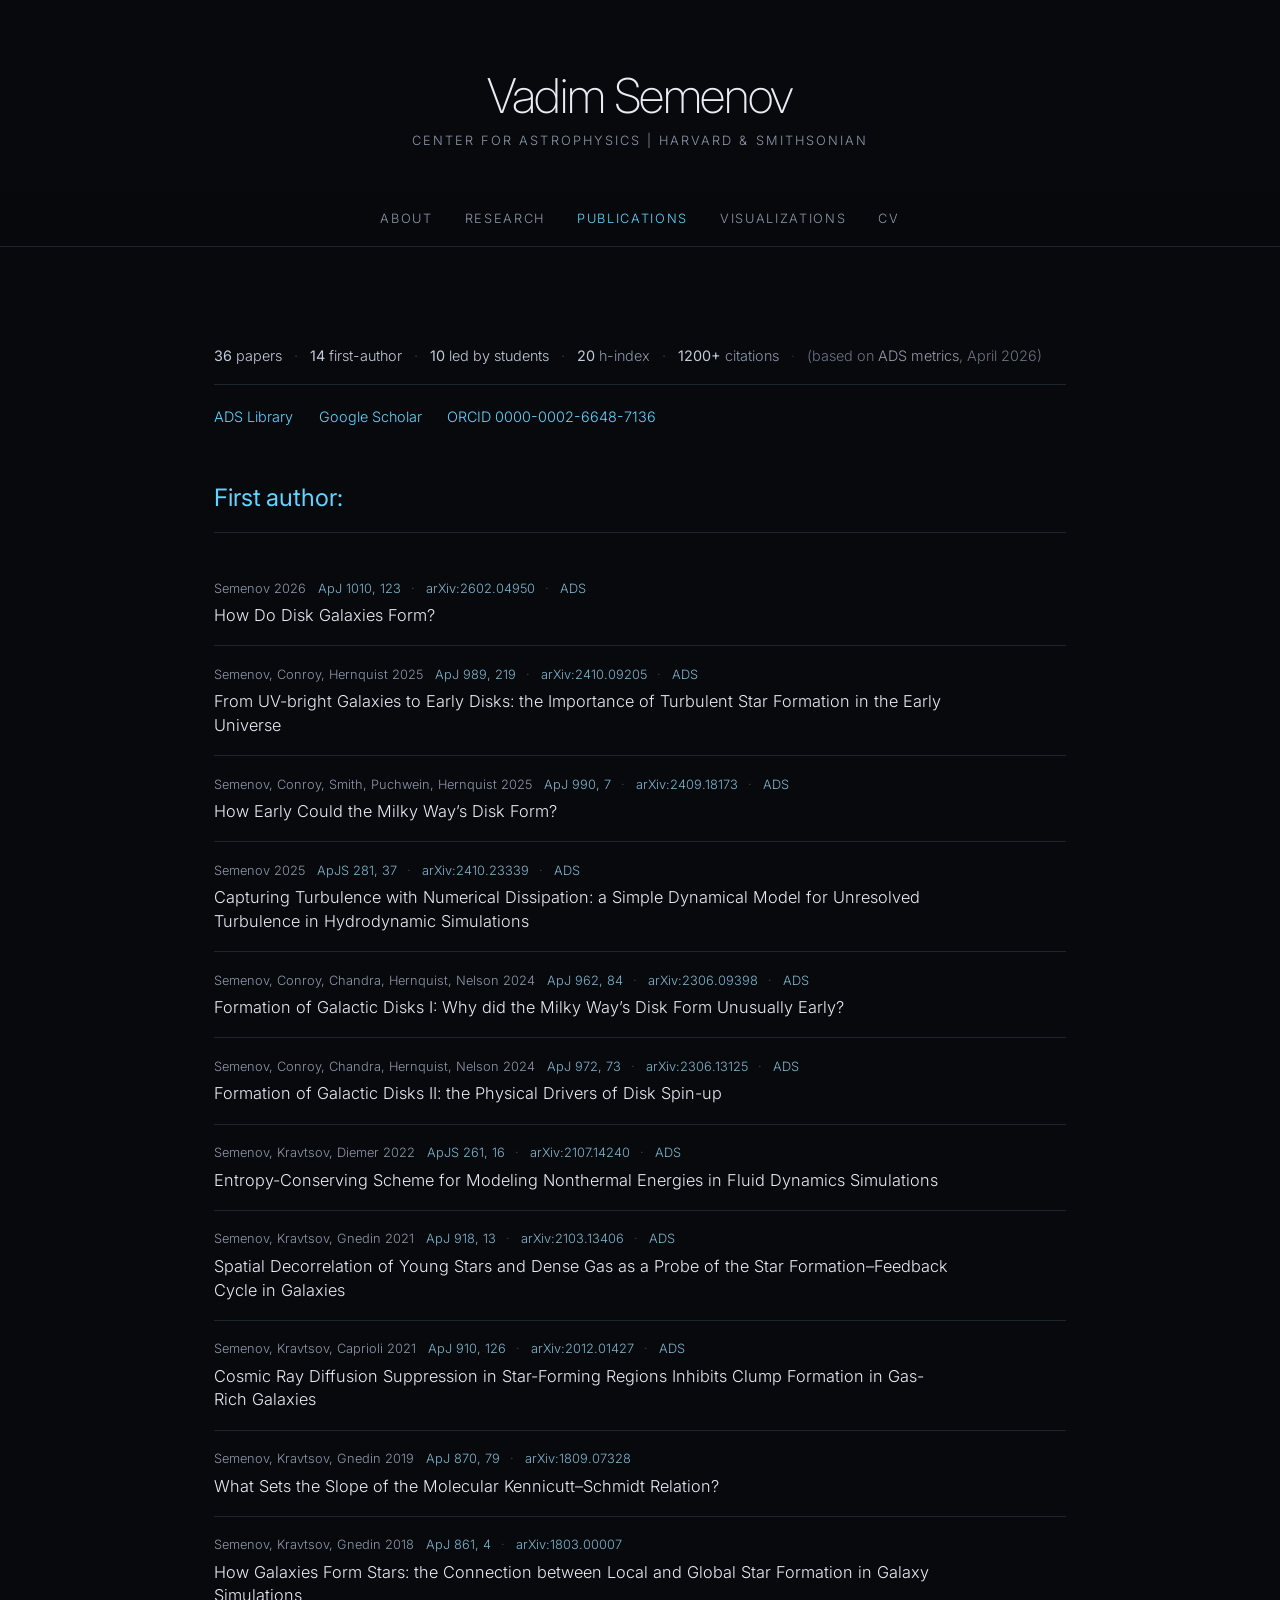
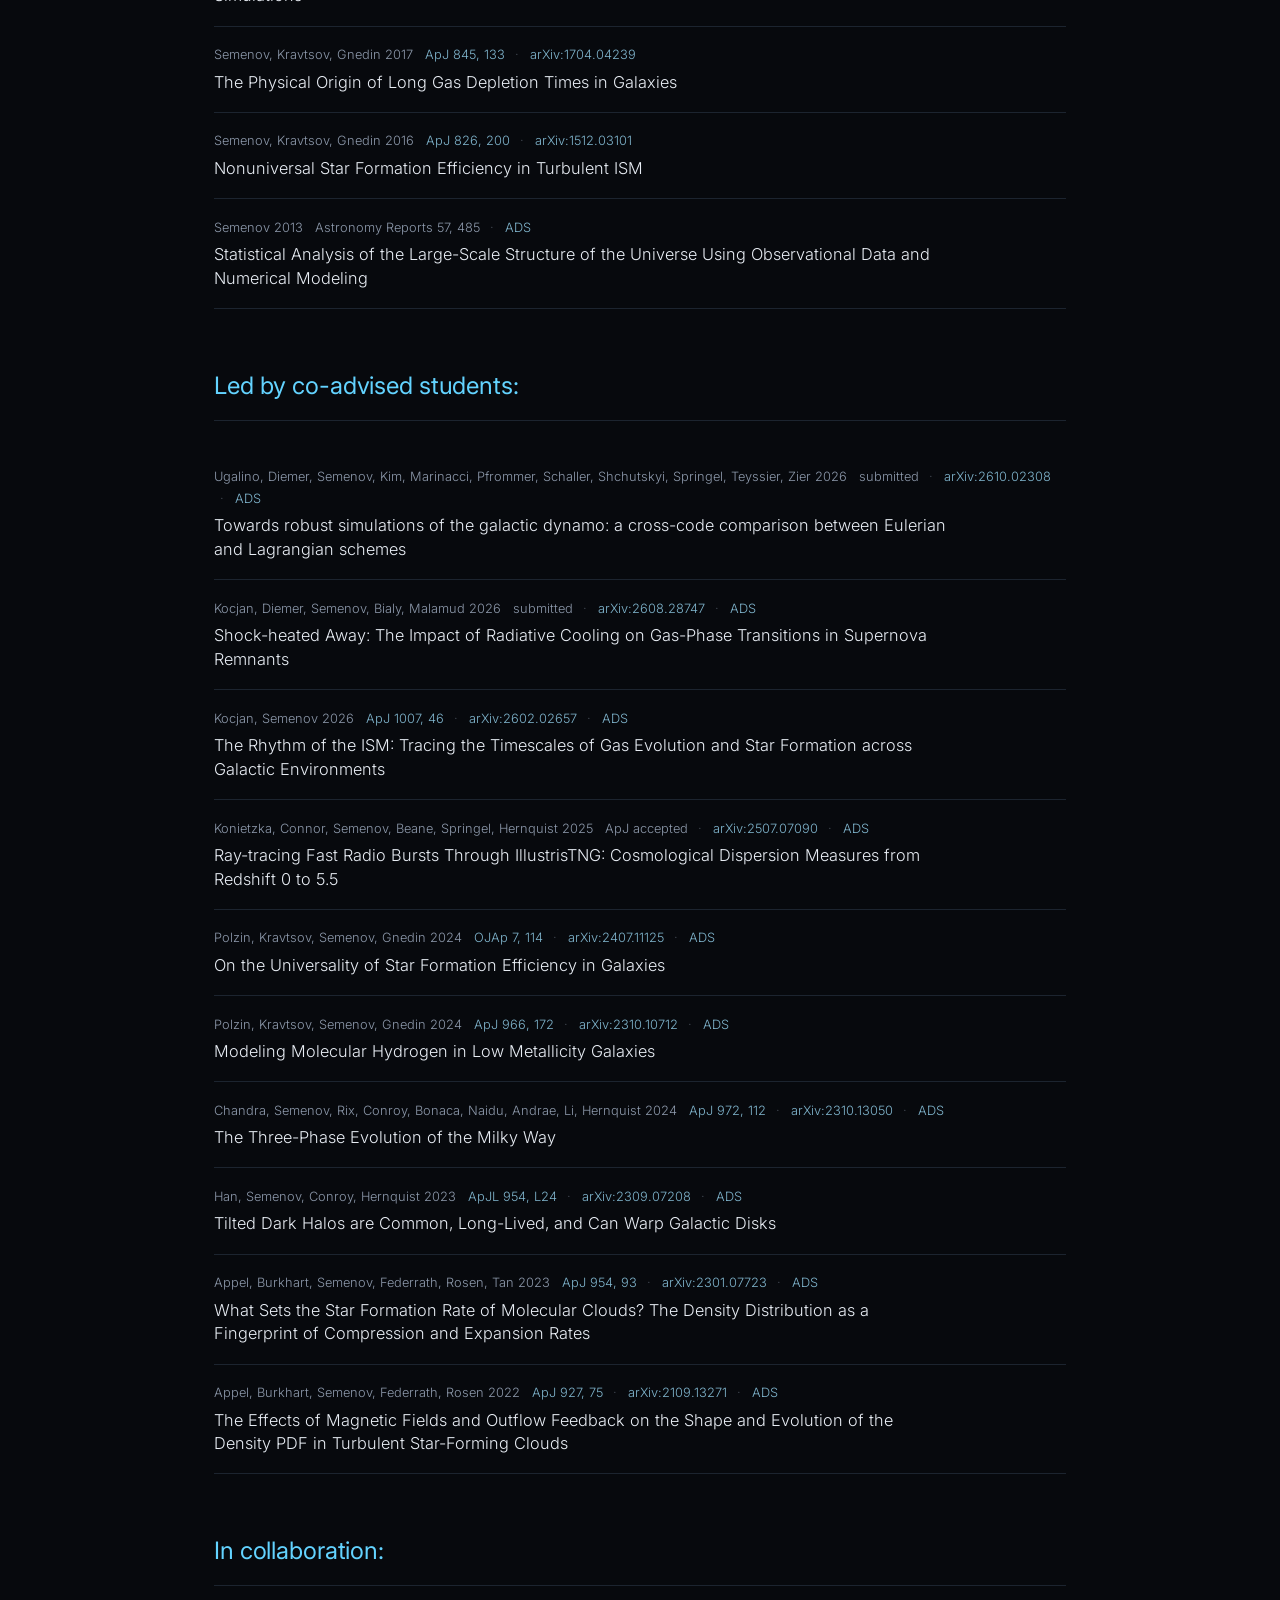
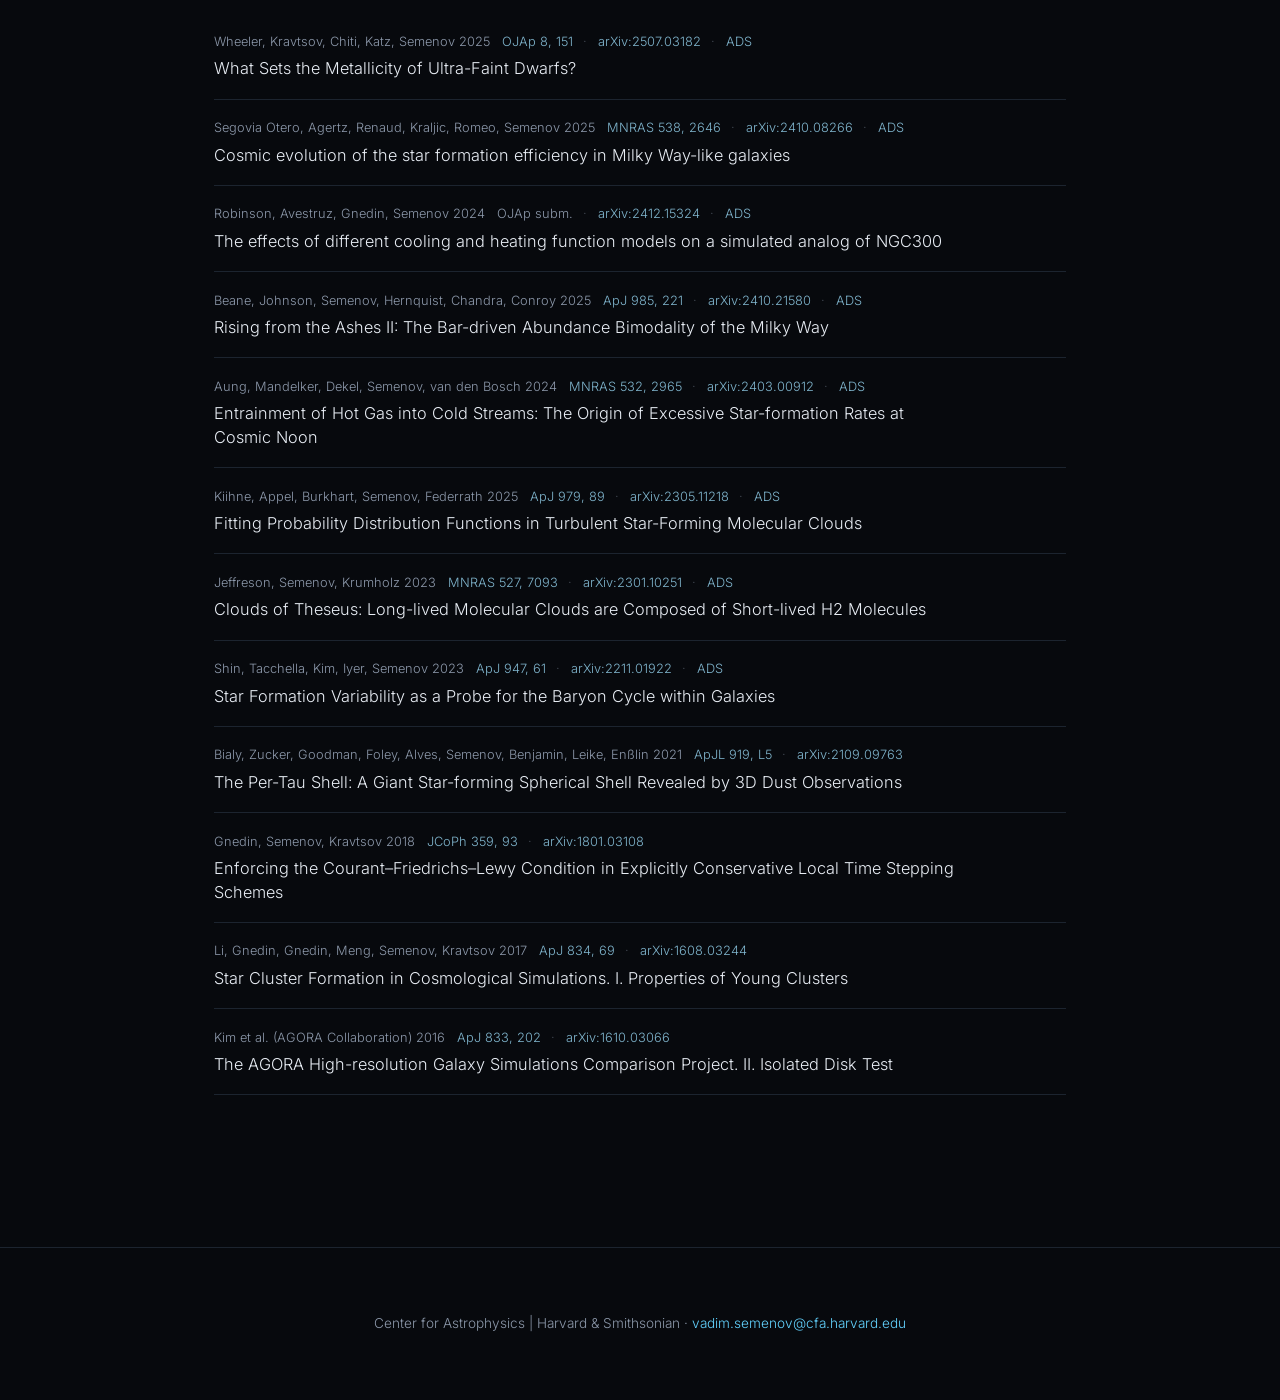
<file: docs/publications.html>
<!doctype html><html lang="en"><head><meta charset="utf-8">
<meta name="viewport" content="width=device-width,initial-scale=1">
<title>Vadim Semenov &mdash; Publications</title>
<link rel="icon" type="image/png" sizes="32x32" href="assets/img/favicon-32.png?v=1787700226">
<link rel="apple-touch-icon" sizes="180x180" href="assets/img/favicon-180.png?v=1787700226"><link rel="preconnect" href="https://fonts.googleapis.com"><link rel="preconnect" href="https://fonts.gstatic.com" crossorigin><link href="https://fonts.googleapis.com/css2?family=Inter:wght@200;300;400;500&display=swap" rel="stylesheet">
<link rel="stylesheet" href="assets/reset.css?v=1787681575">
<style>
:root{--bg:#07090d;--fg:#e8edf4;--mut:#8c98aa;--dim:#c3ccda;--line:#1c242f;--acc:#63d3ff}
body{background:var(--bg);color:var(--fg);font:300 17px/1.75 Inter,system-ui,sans-serif;
 -webkit-font-smoothing:antialiased}
a{color:var(--acc);text-decoration:none}
a:hover{color:#9ee4ff}

/* ---- hero (index only) ---- */
.hero{position:relative;height:min(88vh,860px);display:grid;place-items:center;overflow:hidden}
.hero img{position:absolute;inset:0;width:100%;height:100%;object-fit:cover;opacity:.55}
.hero::after{content:"";position:absolute;inset:0;background:
 radial-gradient(ellipse 70% 55% at 50% 46%,rgba(7,9,13,.72) 0%,rgba(7,9,13,.3) 60%,transparent 85%),
 linear-gradient(to bottom,rgba(7,9,13,.5) 0%,transparent 30%,rgba(7,9,13,.6) 78%,var(--bg) 100%)}
.hero .inner{position:relative;z-index:2;text-align:center;padding:0 24px}
.hero h1{font-size:clamp(2.6rem,7vw,5.2rem);font-weight:200;letter-spacing:-.03em;line-height:1}
.hero .sub{margin-top:1.1rem;color:#e3ebf5;font-size:clamp(.95rem,1.6vw,1.15rem)}
.hero .aff{margin-top:.35rem;color:#a8b6c8;font-size:.9rem;letter-spacing:.06em;
 text-transform:uppercase}

/* ---- compact masthead (subpages) ---- */
.mast{padding:4.5rem 24px 2.5rem;text-align:center}
.mast h1{font-size:clamp(2rem,4.5vw,3rem);font-weight:200;letter-spacing:-.03em;line-height:1}
.mast h1 a{color:inherit;text-decoration:none}
.mast .aff{margin-top:.6rem;color:var(--mut);font-size:.8rem;letter-spacing:.16em;
 text-transform:uppercase}

nav.top{position:sticky;top:0;z-index:50;display:flex;gap:2rem;justify-content:center;
 flex-wrap:wrap;padding:1rem;background:rgba(7,9,13,.72);backdrop-filter:blur(14px);
 border-bottom:1px solid var(--line);font-size:.8rem;letter-spacing:.13em;text-transform:uppercase}
nav.top a{color:var(--mut);text-decoration:none}
nav.top a:hover{color:var(--fg)}
nav.top a.on{color:var(--acc)}

.wrap{max-width:680px;margin:0 auto;padding:0 24px}
.wrap-lg{max-width:900px;margin:0 auto;padding:0 24px}
.wide{max-width:1180px;margin:0 auto;padding:0 24px}
section{padding:6rem 0}
section+section{padding-top:0}
h2{font-size:.78rem;letter-spacing:.2em;text-transform:uppercase;color:var(--acc);
 font-weight:500;margin-bottom:2.5rem}
h3{font-size:1.3rem;font-weight:400;letter-spacing:-.01em;margin-bottom:.7rem;line-height:1.3}
p{margin-bottom:1.2rem;color:var(--dim)}

/* ---- about ---- */
.about{display:grid;grid-template-columns:1fr 240px;gap:3.5rem;align-items:start}
.about .portrait{width:100%;border-radius:3px;display:block}
.about .card{position:static}
.about .card .contact{margin-top:1.1rem;font-size:.88rem;color:var(--mut);line-height:1.6}
.about .card .contact a{display:block;word-break:break-all}
.tags{display:flex;flex-wrap:wrap;gap:.5rem;list-style:none;margin-top:2rem}
.cv{display:grid;grid-template-columns:1fr 1fr;gap:3rem;margin-top:3rem;padding-top:2rem;
 border-top:1px solid var(--line)}
.cv h4{font-size:.7rem;letter-spacing:.18em;text-transform:uppercase;color:var(--acc);
 font-weight:500;margin-bottom:1.1rem}
.cv ul{list-style:none}
.cv .org{padding:.7rem 0;border-bottom:1px solid rgba(28,36,47,.55)}
.cv .org:last-child{border-bottom:0}
.cv .o{display:block;font-size:.95rem;color:var(--fg)}
.cv .org li{display:grid;grid-template-columns:minmax(0,1fr) auto;gap:1rem;align-items:baseline;
 margin-top:.3rem}
.cv .r{font-size:.85rem;color:var(--mut)}
.cv .y{font-size:.8rem;color:#6f7a8a;white-space:nowrap}
.tags li{border:1px solid var(--line);border-radius:100px;padding:.35rem .9rem;font-size:.82rem;
 color:var(--mut)}

/* ---- research ---- */
.rs{scroll-margin-top:5.5rem;display:grid;grid-template-columns:150px minmax(0,1fr);gap:2.2rem;
 margin-bottom:3.5rem;align-items:start}
.rs>div{max-width:64ch}
.rs .mini{width:150px;height:150px;object-fit:cover;border-radius:50%;background:#0d1117;
 display:block}
.rs:last-child{margin-bottom:0}
.rs .kicker{font-size:.68rem;letter-spacing:.2em;text-transform:uppercase;color:var(--acc);
 display:block;margin-bottom:.5rem}
.rs .rsfig{margin:1.6rem 0 1.4rem}
.rs .rsfig video{width:100%;height:auto;display:block;background:#000;border-radius:10px}
.rs .rsfig.paper video{background:#fff;padding:10px;border-radius:10px}
.rs .rsfig figcaption{margin-top:.6rem;font-size:.82rem;color:var(--mut)}
.refs{list-style:none;margin-top:1.3rem;padding-top:1rem;border-top:1px solid var(--line)}
.refs li{font-size:.84rem;line-height:1.6;color:#7d879a;margin-bottom:.35rem}
.refs .ti{color:#93a0b3}
.refs a{color:#6f9db4}
.refs a:hover{color:var(--acc)}
.refs .sep{opacity:.45;margin:0 .25rem}
.refs .lnks{white-space:nowrap}
.refs li{padding-left:1.4em;text-indent:-1.4em}

/* ---- figures ---- */
.figs{display:grid;gap:4rem}
.fig video{width:100%;height:auto;display:block;background:#000;border-radius:10px}
.fig.paper video{background:#fff;padding:14px;border-radius:10px}
figcaption{margin-top:.9rem;font-size:.9rem;color:var(--mut)}
.figlinks{display:block;margin-top:.35rem;font-size:.84rem}
.figlinks a{color:#6f9db4}
.figlinks a:hover{color:var(--acc)}
.figlinks .sep{opacity:.45;margin:0 .45rem}

/* ---- publications ---- */
.stats{font-size:.9rem;color:var(--mut);margin-bottom:.9rem;line-height:1.8}
.stats b{font-weight:400;color:var(--dim)}
.stats a{color:var(--dim)}
.stats a:hover{color:var(--acc)}
.stats .sep{opacity:.4;margin:0 .5rem}
.stats .note{opacity:.75}
.links{margin-bottom:3rem;font-size:.9rem;display:flex;gap:1.6rem;flex-wrap:wrap;
 padding-top:1.2rem;border-top:1px solid var(--line)}
.pubs{list-style:none;margin-bottom:3.5rem}
.pubgroup{font-size:1.5rem;letter-spacing:-.005em;text-transform:none;color:var(--acc);
 font-weight:400;margin-bottom:1.7rem;padding-bottom:.8rem;
 border-bottom:1px solid var(--line)}
.pubs li{padding:1.1rem 0;border-bottom:1px solid var(--line)}
.pubs .meta{font-size:.8rem;color:var(--mut);margin-bottom:.25rem}
.pubs .meta .lnks{margin-left:.75rem}
.pubs .meta a{color:#7fb4cc}
.pubs .meta a:hover{color:var(--acc)}
.pubs .sep{opacity:.45;margin:0 .4rem}
.pubs .ti{font-size:1.02rem;line-height:1.45;max-width:74ch}

footer{padding:4rem 24px;text-align:center;color:var(--mut);font-size:.85rem;
 border-top:1px solid var(--line)}

@media(max-width:820px){.about{grid-template-columns:1fr}.cv{grid-template-columns:1fr;gap:2rem}
 .about .card{position:static;max-width:260px}}
@media(max-width:640px){
 .rs{grid-template-columns:1fr;gap:1.2rem}
 .rs .mini{width:96px;height:96px}
 section{padding:3rem 0}
 .mast{padding:2.75rem 24px 1.75rem}
 footer{padding:2.25rem 24px}
 .hero .aff{font-size:.62rem;letter-spacing:.02em}
 .mast .aff{font-size:.6rem;letter-spacing:.02em}
 /* nav and profile links wrap to two rows here; 2rem gap applied to rows too */
 nav.top{gap:.5rem 1.6rem;padding:.85rem 1rem}
 .links{gap:.5rem 1.6rem;padding-top:.9rem;margin-bottom:2rem}
 /* keep each metric and each journal ref whole */
 .stats .item,.pubs .meta .nb{white-space:nowrap}
 .stats .note{display:block;margin-top:.2rem;opacity:.85}
 .stats .note>.sep{display:none}
 /* research refs: link cluster drops below the title */
 .refs .lnks{display:block;margin-top:.15rem;white-space:normal}
 .refs .lnks>.sep:first-child{display:none}
 /* publications: authors / links / title on three lines, tightened */
 .pubs .meta .lnks{display:block;margin-left:0;margin-top:.15rem;white-space:normal}
 .pubgroup{line-height:1.25;margin-bottom:1rem;padding-bottom:.6rem}
 .pubs{margin-bottom:3rem}
 .pubs li{padding:.85rem 0}
 .pubs .meta{line-height:1.5}
 .pubs .meta,.pubs .ti{text-wrap:pretty}
}
</style></head><body><header class="mast"><h1><a href="index.html">Vadim Semenov</a></h1><div class="aff">Center for Astrophysics | Harvard &amp; Smithsonian</div></header><nav class="top"><a href="index.html#about">About</a><a href="index.html#research">Research</a><a href="publications.html" class="on">Publications</a><a href="visualizations.html">Visualizations</a><a href="VadimSemenov-CV.pdf" target="_blank" rel="noopener">CV</a></nav>
<section><div class="wrap-lg">
 <p class="stats"><span class="item"><a href="https://ui.adsabs.harvard.edu/public-libraries/_KemY1lYQ0-gJC90XI2MxA" target="_blank" rel="noopener"><b>36</b> papers</a></span> <span class="sep">&middot;</span> <span class="item"><a href="https://ui.adsabs.harvard.edu/public-libraries/SDoyEcX6RqmDMdxtu-EnGw" target="_blank" rel="noopener"><b>14</b> first-author</a></span> <span class="sep">&middot;</span> <span class="item"><a href="https://ui.adsabs.harvard.edu/public-libraries/6yTr6gjZSdWlioEK2XSA4A" target="_blank" rel="noopener"><b>10</b> led by students</a></span> <span class="sep">&middot;</span> <span class="item"><b>20</b> h-index</span> <span class="sep">&middot;</span> <span class="item"><b>1200+</b> citations</span><span class="note"> <span class="sep">&middot;</span> (based on <a href="https://ui.adsabs.harvard.edu/public-libraries/_KemY1lYQ0-gJC90XI2MxA" target="_blank" rel="noopener">ADS metrics</a>, April 2026)</span></p>
 <div class="links"><a href="https://ui.adsabs.harvard.edu/public-libraries/_KemY1lYQ0-gJC90XI2MxA" target="_blank" rel="noopener">ADS Library</a><a href="https://scholar.google.com/citations?user=xT6Np1wAAAAJ&amp;hl=en" target="_blank" rel="noopener">Google Scholar</a><a href="https://orcid.org/0000-0002-6648-7136" target="_blank" rel="noopener">ORCID 0000-0002-6648-7136</a></div>
 <h2 class="pubgroup">First author:</h2><ul class="pubs"><li><div class="meta"><span class="au">Semenov 2026</span><span class="lnks"><span class="nb"><a href="https://iopscience.iop.org/article/10.3847/1538-4357/ae83aa" target="_blank" rel="noopener">ApJ 1010, 123</a></span> <span class="sep">&middot;</span> <span class="nb"><a href="https://arxiv.org/abs/2602.04950" target="_blank" rel="noopener">arXiv:2602.04950</a></span> <span class="sep">&middot;</span> <span class="nb"><a href="https://ui.adsabs.harvard.edu/abs/2026ApJ..1010..123S/abstract" target="_blank" rel="noopener">ADS</a></span></span></div><div class="ti">How Do Disk Galaxies Form?</div></li><li><div class="meta"><span class="au">Semenov, Conroy, Hernquist 2025</span><span class="lnks"><span class="nb"><a href="https://iopscience.iop.org/article/10.3847/1538-4357/ade22d" target="_blank" rel="noopener">ApJ 989, 219</a></span> <span class="sep">&middot;</span> <span class="nb"><a href="https://arxiv.org/abs/2410.09205" target="_blank" rel="noopener">arXiv:2410.09205</a></span> <span class="sep">&middot;</span> <span class="nb"><a href="https://ui.adsabs.harvard.edu/abs/2024arXiv241009205S/abstract" target="_blank" rel="noopener">ADS</a></span></span></div><div class="ti">From UV-bright Galaxies to Early Disks: the Importance of Turbulent Star Formation in the Early Universe</div></li><li><div class="meta"><span class="au">Semenov, Conroy, Smith, Puchwein, Hernquist 2025</span><span class="lnks"><span class="nb"><a href="https://iopscience.iop.org/article/10.3847/1538-4357/addf48" target="_blank" rel="noopener">ApJ 990, 7</a></span> <span class="sep">&middot;</span> <span class="nb"><a href="https://arxiv.org/abs/2409.18173" target="_blank" rel="noopener">arXiv:2409.18173</a></span> <span class="sep">&middot;</span> <span class="nb"><a href="https://ui.adsabs.harvard.edu/abs/2024arXiv240918173S/abstract" target="_blank" rel="noopener">ADS</a></span></span></div><div class="ti">How Early Could the Milky Way&rsquo;s Disk Form?</div></li><li><div class="meta"><span class="au">Semenov 2025</span><span class="lnks"><span class="nb"><a href="https://iopscience.iop.org/article/10.3847/1538-4365/ae0cc6" target="_blank" rel="noopener">ApJS 281, 37</a></span> <span class="sep">&middot;</span> <span class="nb"><a href="https://arxiv.org/abs/2410.23339" target="_blank" rel="noopener">arXiv:2410.23339</a></span> <span class="sep">&middot;</span> <span class="nb"><a href="https://ui.adsabs.harvard.edu/abs/2024arXiv241023339S/abstract" target="_blank" rel="noopener">ADS</a></span></span></div><div class="ti">Capturing Turbulence with Numerical Dissipation: a Simple Dynamical Model for Unresolved Turbulence in Hydrodynamic Simulations</div></li><li><div class="meta"><span class="au">Semenov, Conroy, Chandra, Hernquist, Nelson 2024</span><span class="lnks"><span class="nb"><a href="https://iopscience.iop.org/article/10.3847/1538-4357/ad150a" target="_blank" rel="noopener">ApJ 962, 84</a></span> <span class="sep">&middot;</span> <span class="nb"><a href="https://arxiv.org/abs/2306.09398" target="_blank" rel="noopener">arXiv:2306.09398</a></span> <span class="sep">&middot;</span> <span class="nb"><a href="https://ui.adsabs.harvard.edu/abs/2024ApJ...962...84S/abstract" target="_blank" rel="noopener">ADS</a></span></span></div><div class="ti">Formation of Galactic Disks I: Why did the Milky Way&rsquo;s Disk Form Unusually Early?</div></li><li><div class="meta"><span class="au">Semenov, Conroy, Chandra, Hernquist, Nelson 2024</span><span class="lnks"><span class="nb"><a href="https://iopscience.iop.org/article/10.3847/1538-4357/ad57ba" target="_blank" rel="noopener">ApJ 972, 73</a></span> <span class="sep">&middot;</span> <span class="nb"><a href="https://arxiv.org/abs/2306.13125" target="_blank" rel="noopener">arXiv:2306.13125</a></span> <span class="sep">&middot;</span> <span class="nb"><a href="https://ui.adsabs.harvard.edu/abs/2023arXiv230613125S/abstract" target="_blank" rel="noopener">ADS</a></span></span></div><div class="ti">Formation of Galactic Disks II: the Physical Drivers of Disk Spin-up</div></li><li><div class="meta"><span class="au">Semenov, Kravtsov, Diemer 2022</span><span class="lnks"><span class="nb"><a href="https://doi.org/10.3847/1538-4365/ac69e1" target="_blank" rel="noopener">ApJS 261, 16</a></span> <span class="sep">&middot;</span> <span class="nb"><a href="https://arxiv.org/abs/2107.14240" target="_blank" rel="noopener">arXiv:2107.14240</a></span> <span class="sep">&middot;</span> <span class="nb"><a href="https://ui.adsabs.harvard.edu/abs/2022ApJS..261...16S/abstract" target="_blank" rel="noopener">ADS</a></span></span></div><div class="ti">Entropy-Conserving Scheme for Modeling Nonthermal Energies in Fluid Dynamics Simulations</div></li><li><div class="meta"><span class="au">Semenov, Kravtsov, Gnedin 2021</span><span class="lnks"><span class="nb"><a href="https://doi.org/10.3847/1538-4357/ac0a77" target="_blank" rel="noopener">ApJ 918, 13</a></span> <span class="sep">&middot;</span> <span class="nb"><a href="https://arxiv.org/abs/2103.13406" target="_blank" rel="noopener">arXiv:2103.13406</a></span> <span class="sep">&middot;</span> <span class="nb"><a href="https://ui.adsabs.harvard.edu/abs/2021arXiv210313406S/abstract" target="_blank" rel="noopener">ADS</a></span></span></div><div class="ti">Spatial Decorrelation of Young Stars and Dense Gas as a Probe of the Star Formation&ndash;Feedback Cycle in Galaxies</div></li><li><div class="meta"><span class="au">Semenov, Kravtsov, Caprioli 2021</span><span class="lnks"><span class="nb"><a href="https://doi.org/10.3847/1538-4357/abe2a6" target="_blank" rel="noopener">ApJ 910, 126</a></span> <span class="sep">&middot;</span> <span class="nb"><a href="https://arxiv.org/abs/2012.01427" target="_blank" rel="noopener">arXiv:2012.01427</a></span> <span class="sep">&middot;</span> <span class="nb"><a href="https://ui.adsabs.harvard.edu/abs/2021ApJ...910..126S/abstract" target="_blank" rel="noopener">ADS</a></span></span></div><div class="ti">Cosmic Ray Diffusion Suppression in Star-Forming Regions Inhibits Clump Formation in Gas-Rich Galaxies</div></li><li><div class="meta"><span class="au">Semenov, Kravtsov, Gnedin 2019</span><span class="lnks"><span class="nb"><a href="https://doi.org/10.3847/1538-4357/aaf163" target="_blank" rel="noopener">ApJ 870, 79</a></span> <span class="sep">&middot;</span> <span class="nb"><a href="https://arxiv.org/abs/1809.07328" target="_blank" rel="noopener">arXiv:1809.07328</a></span></span></div><div class="ti">What Sets the Slope of the Molecular Kennicutt&ndash;Schmidt Relation?</div></li><li><div class="meta"><span class="au">Semenov, Kravtsov, Gnedin 2018</span><span class="lnks"><span class="nb"><a href="https://doi.org/10.3847/1538-4357/aac6eb" target="_blank" rel="noopener">ApJ 861, 4</a></span> <span class="sep">&middot;</span> <span class="nb"><a href="https://arxiv.org/abs/1803.00007" target="_blank" rel="noopener">arXiv:1803.00007</a></span></span></div><div class="ti">How Galaxies Form Stars: the Connection between Local and Global Star Formation in Galaxy Simulations</div></li><li><div class="meta"><span class="au">Semenov, Kravtsov, Gnedin 2017</span><span class="lnks"><span class="nb"><a href="https://doi.org/10.3847/1538-4357/aa8096" target="_blank" rel="noopener">ApJ 845, 133</a></span> <span class="sep">&middot;</span> <span class="nb"><a href="https://arxiv.org/abs/1704.04239" target="_blank" rel="noopener">arXiv:1704.04239</a></span></span></div><div class="ti">The Physical Origin of Long Gas Depletion Times in Galaxies</div></li><li><div class="meta"><span class="au">Semenov, Kravtsov, Gnedin 2016</span><span class="lnks"><span class="nb"><a href="https://doi.org/10.3847/0004-637X/826/2/200" target="_blank" rel="noopener">ApJ 826, 200</a></span> <span class="sep">&middot;</span> <span class="nb"><a href="https://arxiv.org/abs/1512.03101" target="_blank" rel="noopener">arXiv:1512.03101</a></span></span></div><div class="ti">Nonuniversal Star Formation Efficiency in Turbulent ISM</div></li><li><div class="meta"><span class="au">Semenov 2013</span><span class="lnks"><span class="nb">Astronomy Reports 57, 485</span> <span class="sep">&middot;</span> <span class="nb"><a href="https://ui.adsabs.harvard.edu/abs/2013ARep...57..485S/abstract" target="_blank" rel="noopener">ADS</a></span></span></div><div class="ti">Statistical Analysis of the Large-Scale Structure of the Universe Using Observational Data and Numerical Modeling</div></li></ul><h2 class="pubgroup">Led by co-advised students:</h2><ul class="pubs"><li><div class="meta"><span class="au">Ugalino, Diemer, Semenov, Kim, Marinacci, Pfrommer, Schaller, Shchutskyi, Springel, Teyssier, Zier 2026</span><span class="lnks"><span class="nb">submitted</span> <span class="sep">&middot;</span> <span class="nb"><a href="https://arxiv.org/abs/2610.02308" target="_blank" rel="noopener">arXiv:2610.02308</a></span> <span class="sep">&middot;</span> <span class="nb"><a href="https://ui.adsabs.harvard.edu/abs/2026arXiv261002308U/abstract" target="_blank" rel="noopener">ADS</a></span></span></div><div class="ti">Towards robust simulations of the galactic dynamo: a cross-code comparison between Eulerian and Lagrangian schemes</div></li><li><div class="meta"><span class="au">Kocjan, Diemer, Semenov, Bialy, Malamud 2026</span><span class="lnks"><span class="nb">submitted</span> <span class="sep">&middot;</span> <span class="nb"><a href="https://arxiv.org/abs/2608.28747" target="_blank" rel="noopener">arXiv:2608.28747</a></span> <span class="sep">&middot;</span> <span class="nb"><a href="https://ui.adsabs.harvard.edu/abs/2026arXiv260828747K/abstract" target="_blank" rel="noopener">ADS</a></span></span></div><div class="ti">Shock-heated Away: The Impact of Radiative Cooling on Gas-Phase Transitions in Supernova Remnants</div></li><li><div class="meta"><span class="au">Kocjan, Semenov 2026</span><span class="lnks"><span class="nb"><a href="https://iopscience.iop.org/article/10.3847/1538-4357/ae8539" target="_blank" rel="noopener">ApJ 1007, 46</a></span> <span class="sep">&middot;</span> <span class="nb"><a href="https://arxiv.org/abs/2602.02657" target="_blank" rel="noopener">arXiv:2602.02657</a></span> <span class="sep">&middot;</span> <span class="nb"><a href="https://ui.adsabs.harvard.edu/abs/2026ApJ..1007...46K/abstract" target="_blank" rel="noopener">ADS</a></span></span></div><div class="ti">The Rhythm of the ISM: Tracing the Timescales of Gas Evolution and Star Formation across Galactic Environments</div></li><li><div class="meta"><span class="au">Konietzka, Connor, Semenov, Beane, Springel, Hernquist 2025</span><span class="lnks"><span class="nb">ApJ accepted</span> <span class="sep">&middot;</span> <span class="nb"><a href="https://arxiv.org/abs/2507.07090" target="_blank" rel="noopener">arXiv:2507.07090</a></span> <span class="sep">&middot;</span> <span class="nb"><a href="https://ui.adsabs.harvard.edu/abs/2025arXiv250707090K/abstract" target="_blank" rel="noopener">ADS</a></span></span></div><div class="ti">Ray-tracing Fast Radio Bursts Through IllustrisTNG: Cosmological Dispersion Measures from Redshift 0 to 5.5</div></li><li><div class="meta"><span class="au">Polzin, Kravtsov, Semenov, Gnedin 2024</span><span class="lnks"><span class="nb"><a href="https://astro.theoj.org/article/127042-on-the-universality-of-star-formation-efficiency-in-galaxies" target="_blank" rel="noopener">OJAp 7, 114</a></span> <span class="sep">&middot;</span> <span class="nb"><a href="https://arxiv.org/abs/2407.11125" target="_blank" rel="noopener">arXiv:2407.11125</a></span> <span class="sep">&middot;</span> <span class="nb"><a href="https://ui.adsabs.harvard.edu/abs/2024arXiv240711125P/abstract" target="_blank" rel="noopener">ADS</a></span></span></div><div class="ti">On the Universality of Star Formation Efficiency in Galaxies</div></li><li><div class="meta"><span class="au">Polzin, Kravtsov, Semenov, Gnedin 2024</span><span class="lnks"><span class="nb"><a href="https://iopscience.iop.org/article/10.3847/1538-4357/ad32cb" target="_blank" rel="noopener">ApJ 966, 172</a></span> <span class="sep">&middot;</span> <span class="nb"><a href="https://arxiv.org/abs/2310.10712" target="_blank" rel="noopener">arXiv:2310.10712</a></span> <span class="sep">&middot;</span> <span class="nb"><a href="https://ui.adsabs.harvard.edu/abs/2023arXiv231010712P/abstract" target="_blank" rel="noopener">ADS</a></span></span></div><div class="ti">Modeling Molecular Hydrogen in Low Metallicity Galaxies</div></li><li><div class="meta"><span class="au">Chandra, Semenov, Rix, Conroy, Bonaca, Naidu, Andrae, Li, Hernquist 2024</span><span class="lnks"><span class="nb"><a href="https://iopscience.iop.org/article/10.3847/1538-4357/ad5b60" target="_blank" rel="noopener">ApJ 972, 112</a></span> <span class="sep">&middot;</span> <span class="nb"><a href="https://arxiv.org/abs/2310.13050" target="_blank" rel="noopener">arXiv:2310.13050</a></span> <span class="sep">&middot;</span> <span class="nb"><a href="https://ui.adsabs.harvard.edu/abs/2023arXiv231013050C/abstract" target="_blank" rel="noopener">ADS</a></span></span></div><div class="ti">The Three-Phase Evolution of the Milky Way</div></li><li><div class="meta"><span class="au">Han, Semenov, Conroy, Hernquist 2023</span><span class="lnks"><span class="nb"><a href="https://iopscience.iop.org/article/10.3847/2041-8213/ad0641" target="_blank" rel="noopener">ApJL 954, L24</a></span> <span class="sep">&middot;</span> <span class="nb"><a href="https://arxiv.org/abs/2309.07208" target="_blank" rel="noopener">arXiv:2309.07208</a></span> <span class="sep">&middot;</span> <span class="nb"><a href="https://ui.adsabs.harvard.edu/abs/2023arXiv230907208H/abstract" target="_blank" rel="noopener">ADS</a></span></span></div><div class="ti">Tilted Dark Halos are Common, Long-Lived, and Can Warp Galactic Disks</div></li><li><div class="meta"><span class="au">Appel, Burkhart, Semenov, Federrath, Rosen, Tan 2023</span><span class="lnks"><span class="nb"><a href="https://iopscience.iop.org/article/10.3847/1538-4357/ace897" target="_blank" rel="noopener">ApJ 954, 93</a></span> <span class="sep">&middot;</span> <span class="nb"><a href="https://arxiv.org/abs/2301.07723" target="_blank" rel="noopener">arXiv:2301.07723</a></span> <span class="sep">&middot;</span> <span class="nb"><a href="https://ui.adsabs.harvard.edu/abs/2023arXiv230107723A/abstract" target="_blank" rel="noopener">ADS</a></span></span></div><div class="ti">What Sets the Star Formation Rate of Molecular Clouds? The Density Distribution as a Fingerprint of Compression and Expansion Rates</div></li><li><div class="meta"><span class="au">Appel, Burkhart, Semenov, Federrath, Rosen 2022</span><span class="lnks"><span class="nb"><a href="https://iopscience.iop.org/article/10.3847/1538-4357/ac4be3" target="_blank" rel="noopener">ApJ 927, 75</a></span> <span class="sep">&middot;</span> <span class="nb"><a href="https://arxiv.org/abs/2109.13271" target="_blank" rel="noopener">arXiv:2109.13271</a></span> <span class="sep">&middot;</span> <span class="nb"><a href="https://ui.adsabs.harvard.edu/abs/2022ApJ...927...75A/abstract" target="_blank" rel="noopener">ADS</a></span></span></div><div class="ti">The Effects of Magnetic Fields and Outflow Feedback on the Shape and Evolution of the Density PDF in Turbulent Star-Forming Clouds</div></li></ul><h2 class="pubgroup">In collaboration:</h2><ul class="pubs"><li><div class="meta"><span class="au">Wheeler, Kravtsov, Chiti, Katz, Semenov 2025</span><span class="lnks"><span class="nb"><a href="https://astro.theoj.org/article/145734-what-sets-the-metallicity-of-ultra-faint-dwarfs" target="_blank" rel="noopener">OJAp 8, 151</a></span> <span class="sep">&middot;</span> <span class="nb"><a href="https://arxiv.org/abs/2507.03182" target="_blank" rel="noopener">arXiv:2507.03182</a></span> <span class="sep">&middot;</span> <span class="nb"><a href="https://ui.adsabs.harvard.edu/abs/2025arXiv250703182W/abstract" target="_blank" rel="noopener">ADS</a></span></span></div><div class="ti">What Sets the Metallicity of Ultra-Faint Dwarfs?</div></li><li><div class="meta"><span class="au">Segovia Otero, Agertz, Renaud, Kraljic, Romeo, Semenov 2025</span><span class="lnks"><span class="nb"><a href="https://academic.oup.com/mnras/article/538/4/2646/8082127" target="_blank" rel="noopener">MNRAS 538, 2646</a></span> <span class="sep">&middot;</span> <span class="nb"><a href="https://arxiv.org/abs/2410.08266" target="_blank" rel="noopener">arXiv:2410.08266</a></span> <span class="sep">&middot;</span> <span class="nb"><a href="https://ui.adsabs.harvard.edu/abs/2024arXiv241008266S/abstract" target="_blank" rel="noopener">ADS</a></span></span></div><div class="ti">Cosmic evolution of the star formation efficiency in Milky Way-like galaxies</div></li><li><div class="meta"><span class="au">Robinson, Avestruz, Gnedin, Semenov 2024</span><span class="lnks"><span class="nb">OJAp subm.</span> <span class="sep">&middot;</span> <span class="nb"><a href="https://arxiv.org/abs/2412.15324" target="_blank" rel="noopener">arXiv:2412.15324</a></span> <span class="sep">&middot;</span> <span class="nb"><a href="https://ui.adsabs.harvard.edu/abs/2024arXiv241215324R/abstract" target="_blank" rel="noopener">ADS</a></span></span></div><div class="ti">The effects of different cooling and heating function models on a simulated analog of NGC300</div></li><li><div class="meta"><span class="au">Beane, Johnson, Semenov, Hernquist, Chandra, Conroy 2025</span><span class="lnks"><span class="nb"><a href="https://iopscience.iop.org/article/10.3847/1538-4357/adceab" target="_blank" rel="noopener">ApJ 985, 221</a></span> <span class="sep">&middot;</span> <span class="nb"><a href="https://arxiv.org/abs/2410.21580" target="_blank" rel="noopener">arXiv:2410.21580</a></span> <span class="sep">&middot;</span> <span class="nb"><a href="https://ui.adsabs.harvard.edu/abs/2024arXiv241021580B/abstract" target="_blank" rel="noopener">ADS</a></span></span></div><div class="ti">Rising from the Ashes II: The Bar-driven Abundance Bimodality of the Milky Way</div></li><li><div class="meta"><span class="au">Aung, Mandelker, Dekel, Semenov, van den Bosch 2024</span><span class="lnks"><span class="nb"><a href="https://academic.oup.com/mnras/article/532/3/2965/7710759" target="_blank" rel="noopener">MNRAS 532, 2965</a></span> <span class="sep">&middot;</span> <span class="nb"><a href="https://arxiv.org/abs/2403.00912" target="_blank" rel="noopener">arXiv:2403.00912</a></span> <span class="sep">&middot;</span> <span class="nb"><a href="https://ui.adsabs.harvard.edu/abs/2024arXiv240300912A/abstract" target="_blank" rel="noopener">ADS</a></span></span></div><div class="ti">Entrainment of Hot Gas into Cold Streams: The Origin of Excessive Star-formation Rates at Cosmic Noon</div></li><li><div class="meta"><span class="au">Kiihne, Appel, Burkhart, Semenov, Federrath 2025</span><span class="lnks"><span class="nb"><a href="https://iopscience.iop.org/article/10.3847/1538-4357/ad99d5" target="_blank" rel="noopener">ApJ 979, 89</a></span> <span class="sep">&middot;</span> <span class="nb"><a href="https://arxiv.org/abs/2305.11218" target="_blank" rel="noopener">arXiv:2305.11218</a></span> <span class="sep">&middot;</span> <span class="nb"><a href="https://ui.adsabs.harvard.edu/abs/2023arXiv230511218K/abstract" target="_blank" rel="noopener">ADS</a></span></span></div><div class="ti">Fitting Probability Distribution Functions in Turbulent Star-Forming Molecular Clouds</div></li><li><div class="meta"><span class="au">Jeffreson, Semenov, Krumholz 2023</span><span class="lnks"><span class="nb"><a href="https://academic.oup.com/mnras/article/527/3/7093/7424987" target="_blank" rel="noopener">MNRAS 527, 7093</a></span> <span class="sep">&middot;</span> <span class="nb"><a href="https://arxiv.org/abs/2301.10251" target="_blank" rel="noopener">arXiv:2301.10251</a></span> <span class="sep">&middot;</span> <span class="nb"><a href="https://ui.adsabs.harvard.edu/abs/2023arXiv230110251J/abstract" target="_blank" rel="noopener">ADS</a></span></span></div><div class="ti">Clouds of Theseus: Long-lived Molecular Clouds are Composed of Short-lived H2 Molecules</div></li><li><div class="meta"><span class="au">Shin, Tacchella, Kim, Iyer, Semenov 2023</span><span class="lnks"><span class="nb"><a href="https://iopscience.iop.org/article/10.3847/1538-4357/acc251" target="_blank" rel="noopener">ApJ 947, 61</a></span> <span class="sep">&middot;</span> <span class="nb"><a href="https://arxiv.org/abs/2211.01922" target="_blank" rel="noopener">arXiv:2211.01922</a></span> <span class="sep">&middot;</span> <span class="nb"><a href="https://ui.adsabs.harvard.edu/abs/2022arXiv221101922S/abstract" target="_blank" rel="noopener">ADS</a></span></span></div><div class="ti">Star Formation Variability as a Probe for the Baryon Cycle within Galaxies</div></li><li><div class="meta"><span class="au">Bialy, Zucker, Goodman, Foley, Alves, Semenov, Benjamin, Leike, En&szlig;lin 2021</span><span class="lnks"><span class="nb"><a href="https://doi.org/10.3847/2041-8213/ac1f95" target="_blank" rel="noopener">ApJL 919, L5</a></span> <span class="sep">&middot;</span> <span class="nb"><a href="https://arxiv.org/abs/2109.09763" target="_blank" rel="noopener">arXiv:2109.09763</a></span></span></div><div class="ti">The Per-Tau Shell: A Giant Star-forming Spherical Shell Revealed by 3D Dust Observations</div></li><li><div class="meta"><span class="au">Gnedin, Semenov, Kravtsov 2018</span><span class="lnks"><span class="nb"><a href="https://doi.org/10.1016/j.jcp.2018.01.008" target="_blank" rel="noopener">JCoPh 359, 93</a></span> <span class="sep">&middot;</span> <span class="nb"><a href="https://arxiv.org/abs/1801.03108" target="_blank" rel="noopener">arXiv:1801.03108</a></span></span></div><div class="ti">Enforcing the Courant&ndash;Friedrichs&ndash;Lewy Condition in Explicitly Conservative Local Time Stepping Schemes</div></li><li><div class="meta"><span class="au">Li, Gnedin, Gnedin, Meng, Semenov, Kravtsov 2017</span><span class="lnks"><span class="nb"><a href="https://doi.org/10.3847/1538-4357/834/1/69" target="_blank" rel="noopener">ApJ 834, 69</a></span> <span class="sep">&middot;</span> <span class="nb"><a href="https://arxiv.org/abs/1608.03244" target="_blank" rel="noopener">arXiv:1608.03244</a></span></span></div><div class="ti">Star Cluster Formation in Cosmological Simulations. I. Properties of Young Clusters</div></li><li><div class="meta"><span class="au">Kim et al. (AGORA Collaboration) 2016</span><span class="lnks"><span class="nb"><a href="https://doi.org/10.3847/1538-4357/833/2/202" target="_blank" rel="noopener">ApJ 833, 202</a></span> <span class="sep">&middot;</span> <span class="nb"><a href="https://arxiv.org/abs/1610.03066" target="_blank" rel="noopener">arXiv:1610.03066</a></span></span></div><div class="ti">The AGORA High-resolution Galaxy Simulations Comparison Project. II. Isolated Disk Test</div></li></ul>
</div></section>
<footer>Center for Astrophysics | Harvard &amp; Smithsonian &middot; <a href="mailto:vadim.semenov@cfa.harvard.edu">vadim.semenov@cfa.harvard.edu</a></footer>
<script src="assets/mock.js?v=1787700034"></script><script data-goatcounter="https://vadimsemenov.goatcounter.com/count" async src="//gc.zgo.at/count.js"></script></body></html>
</file>
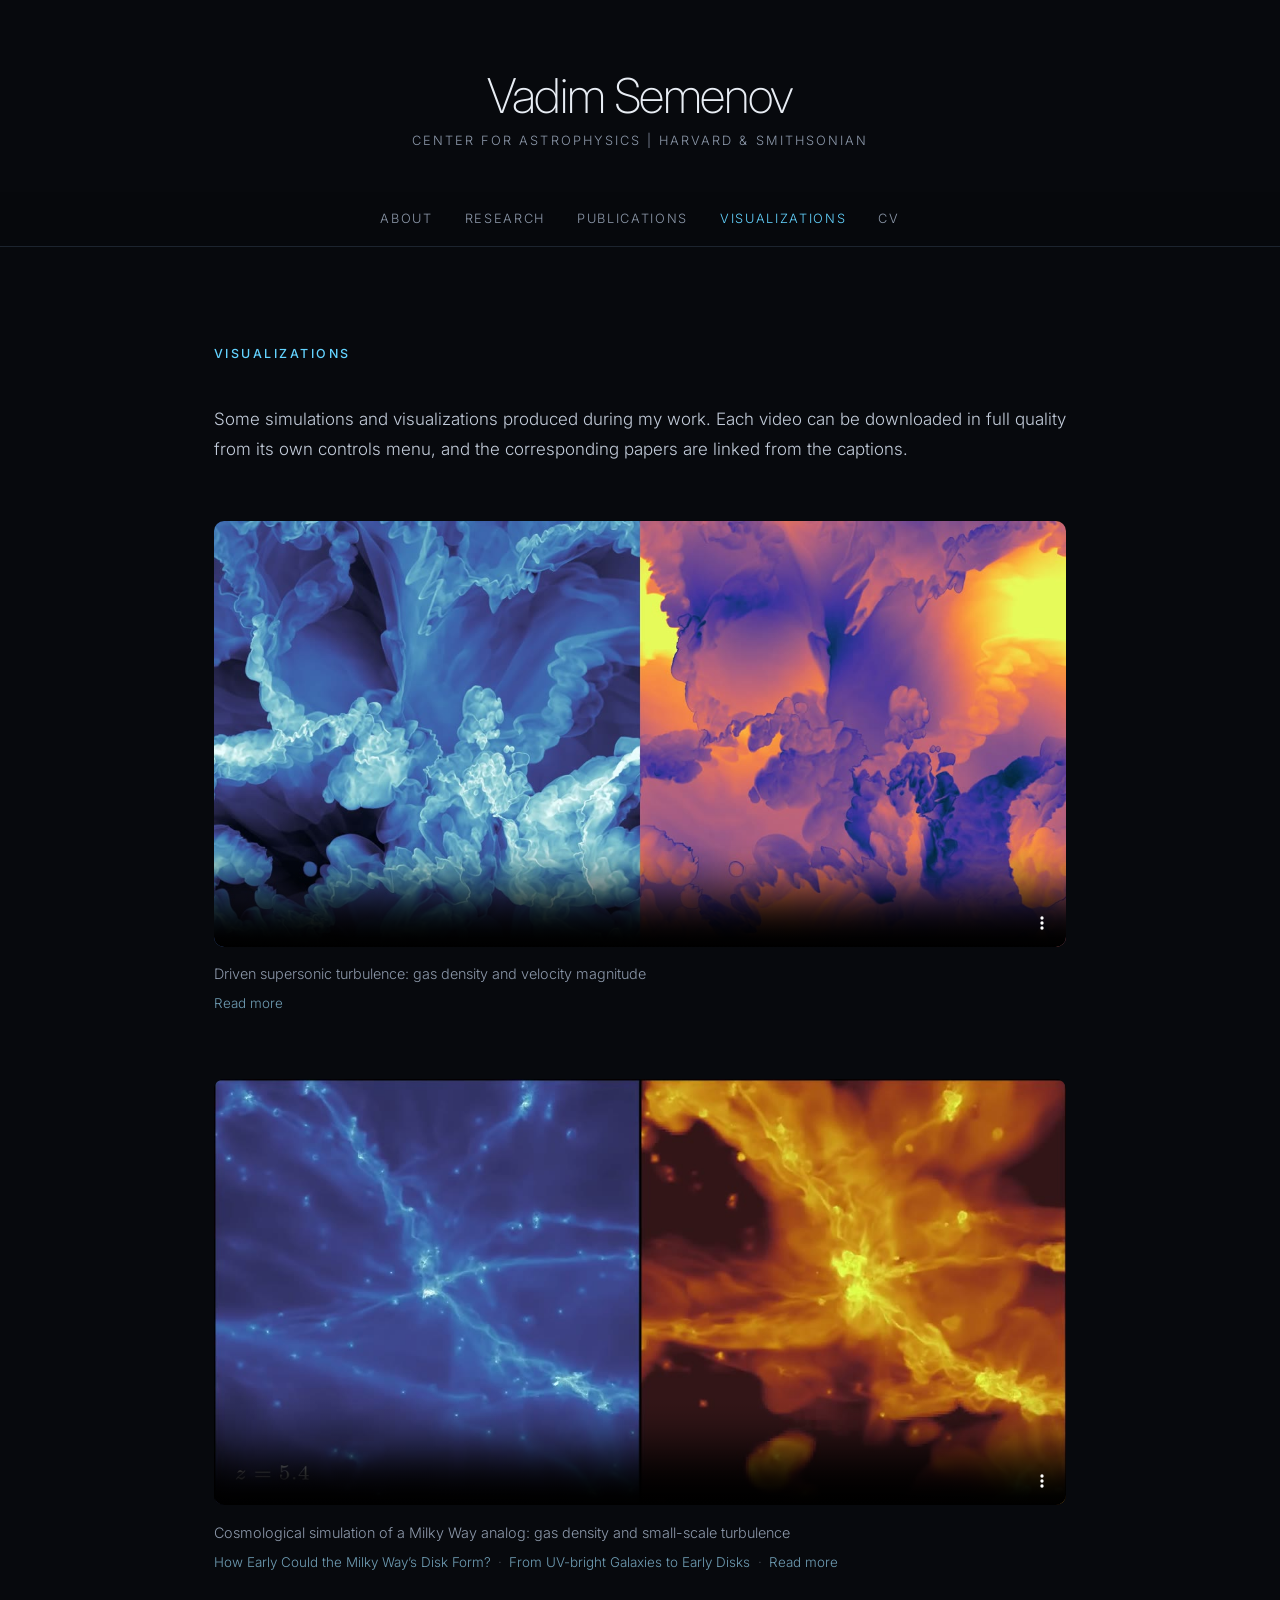
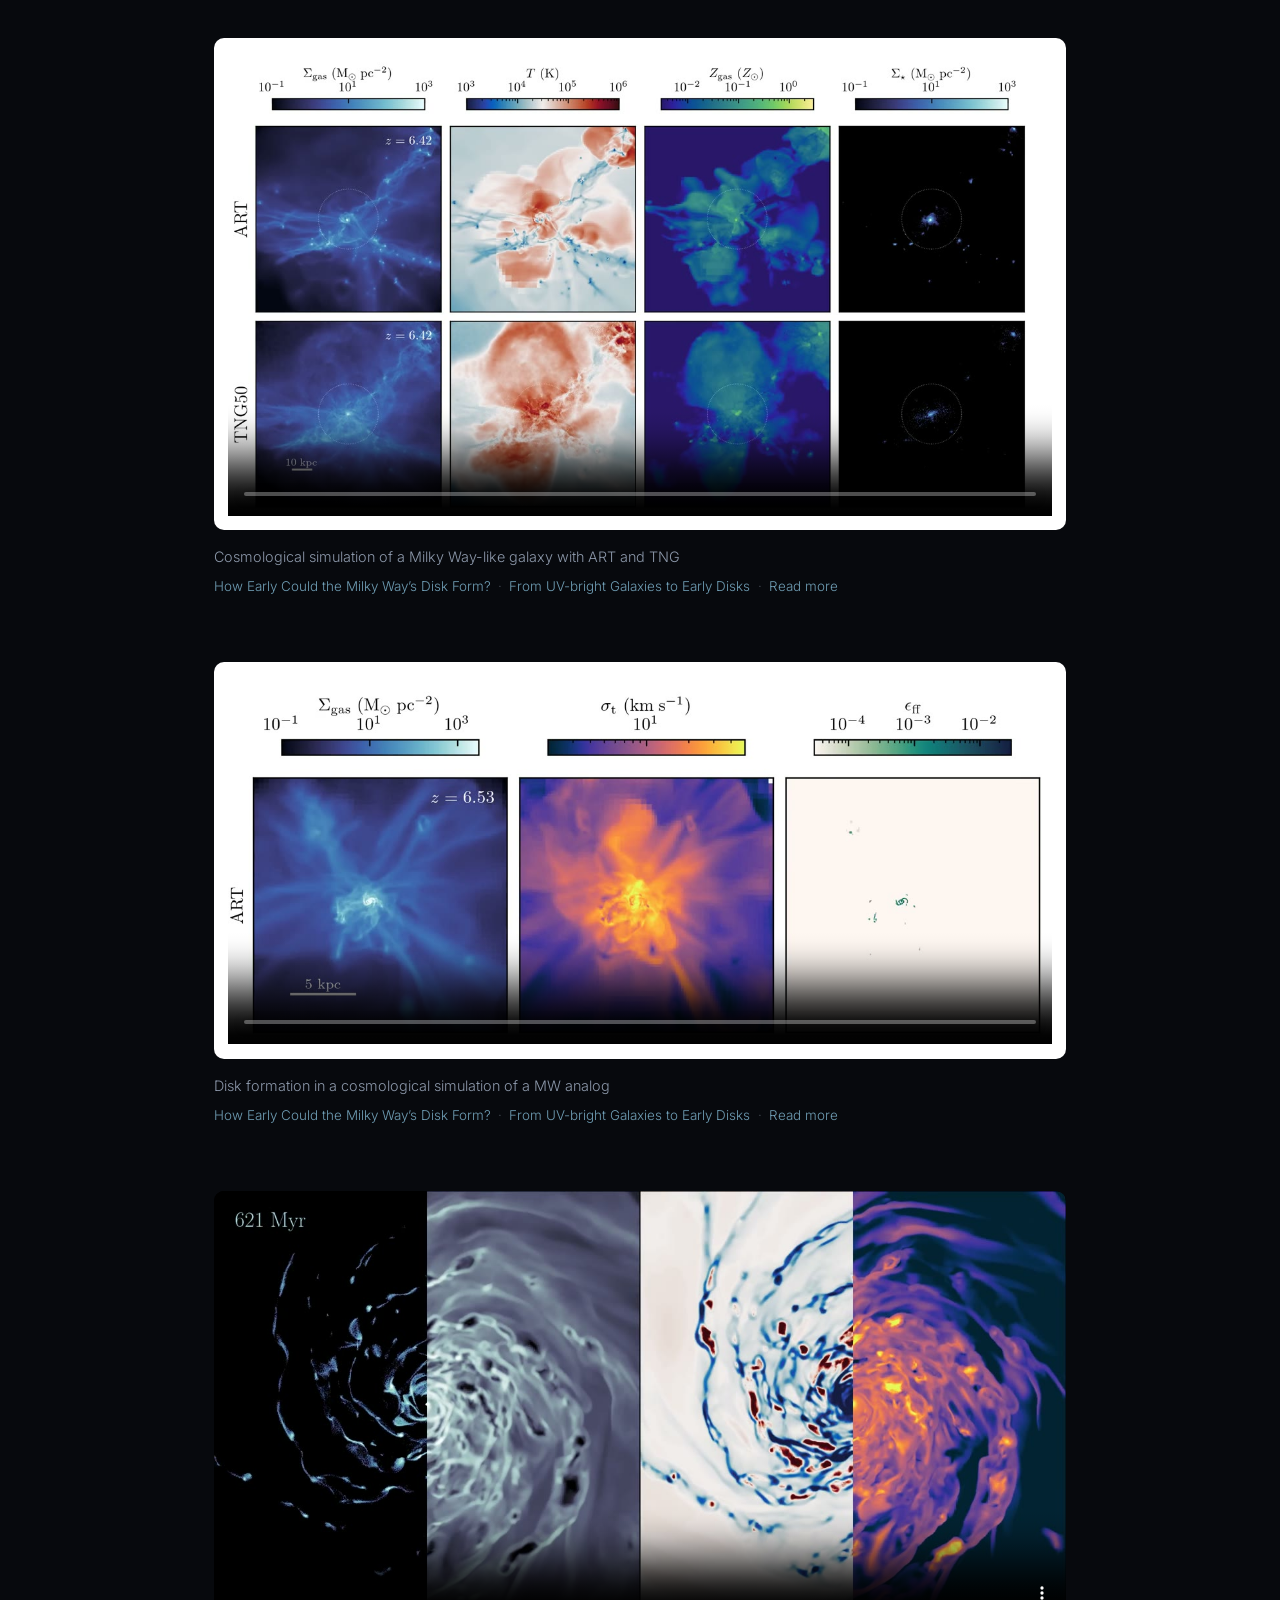
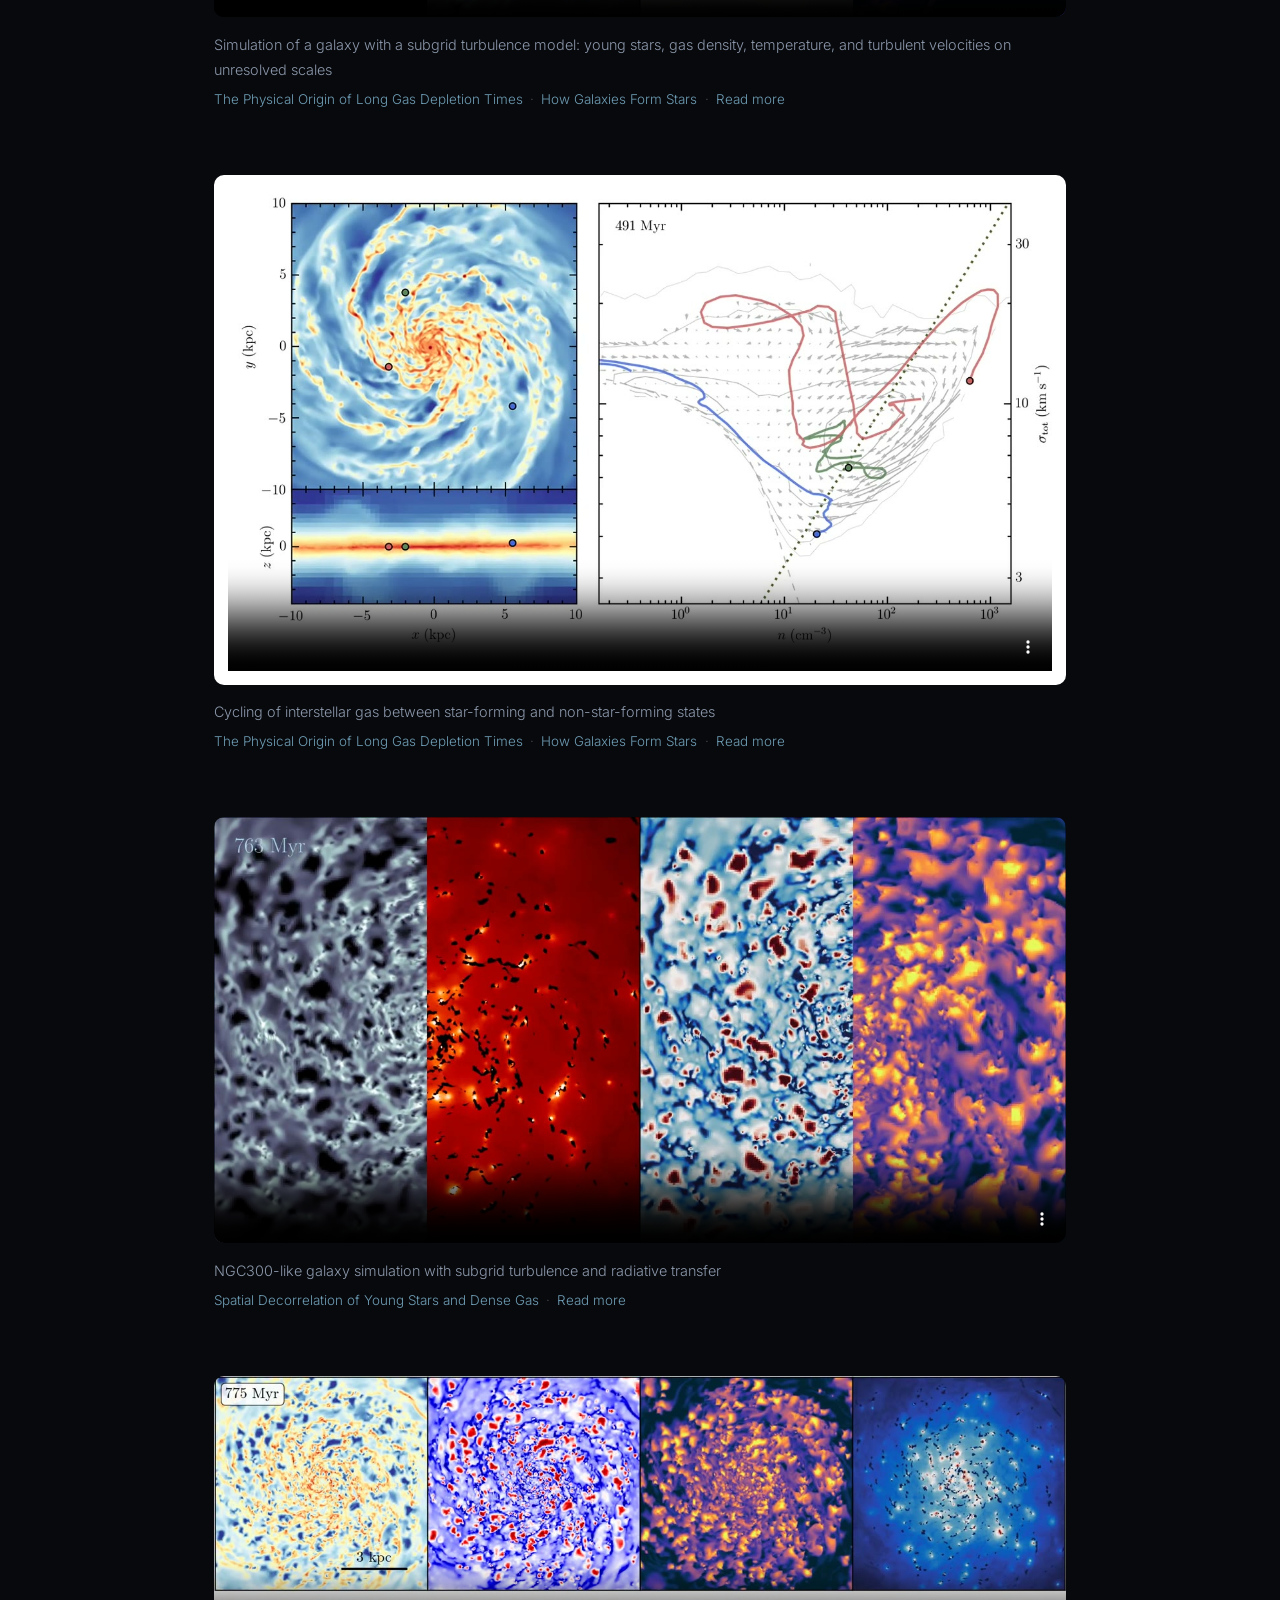
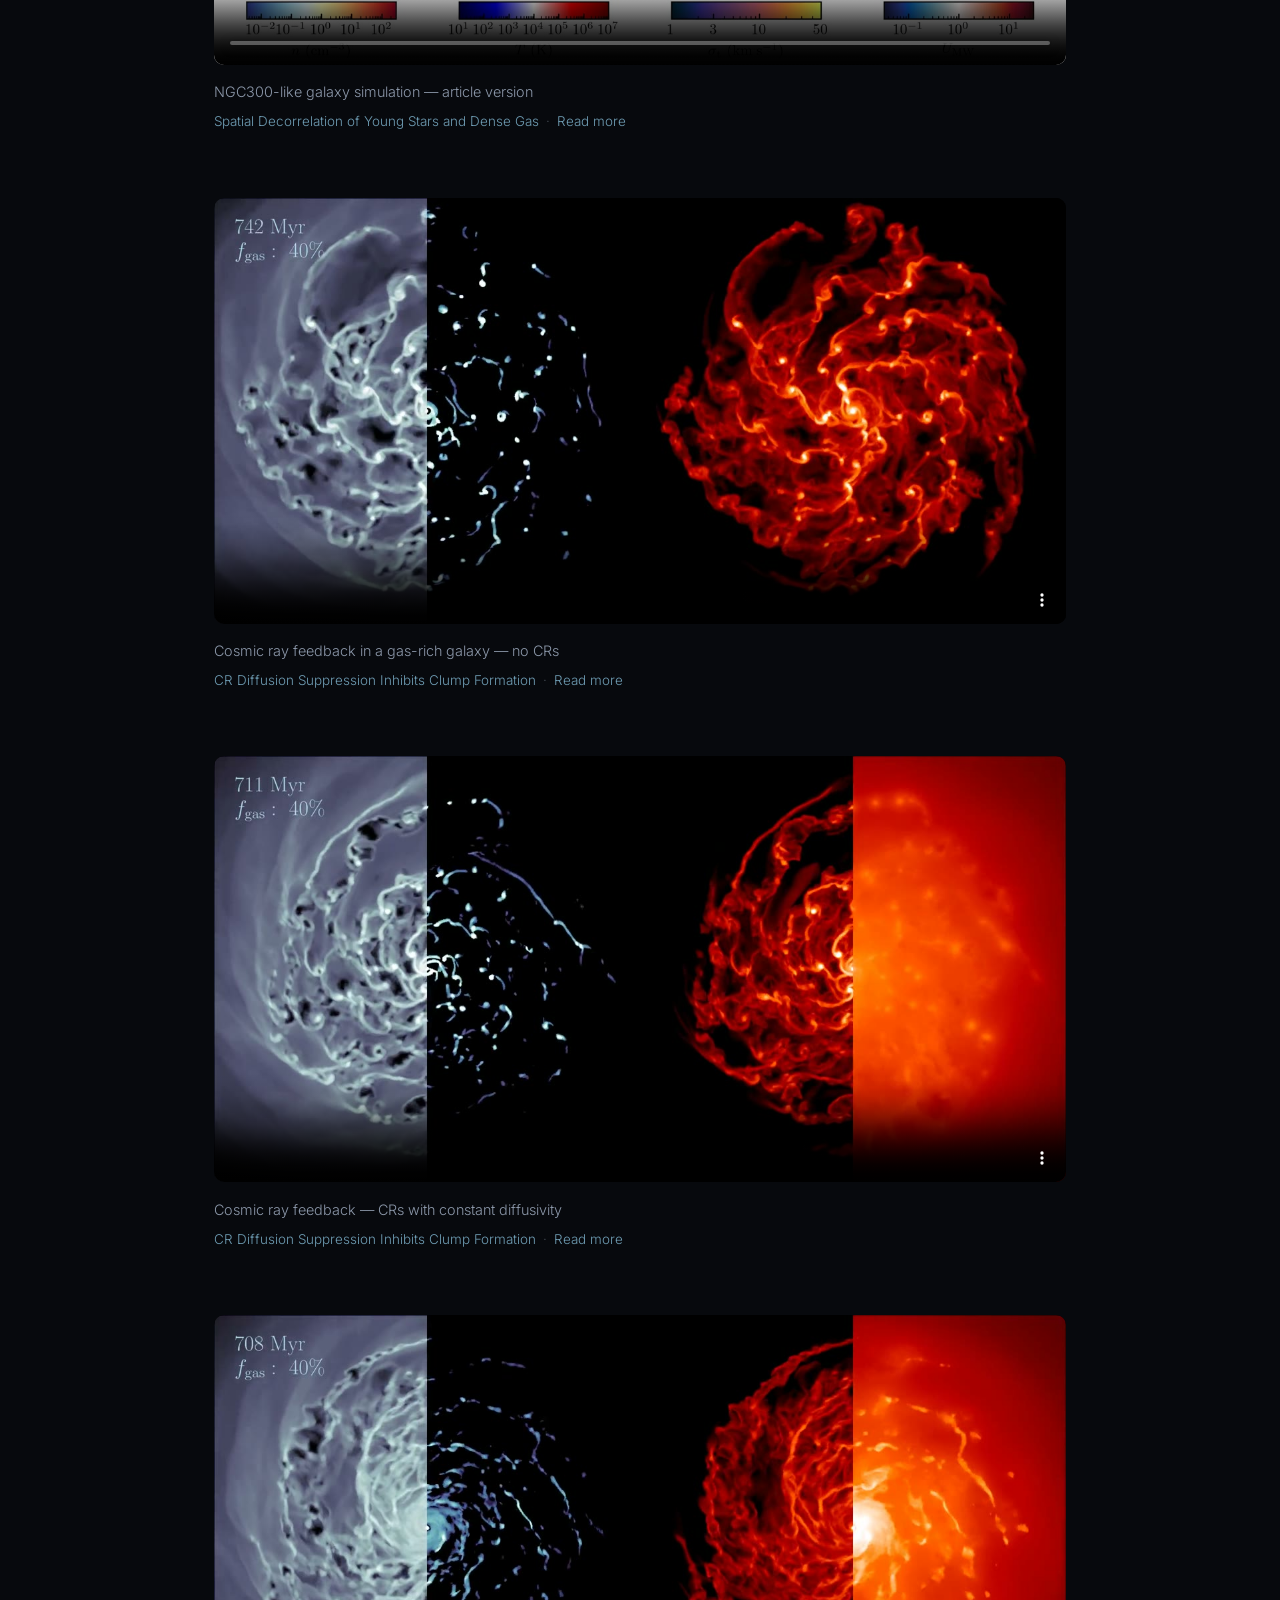
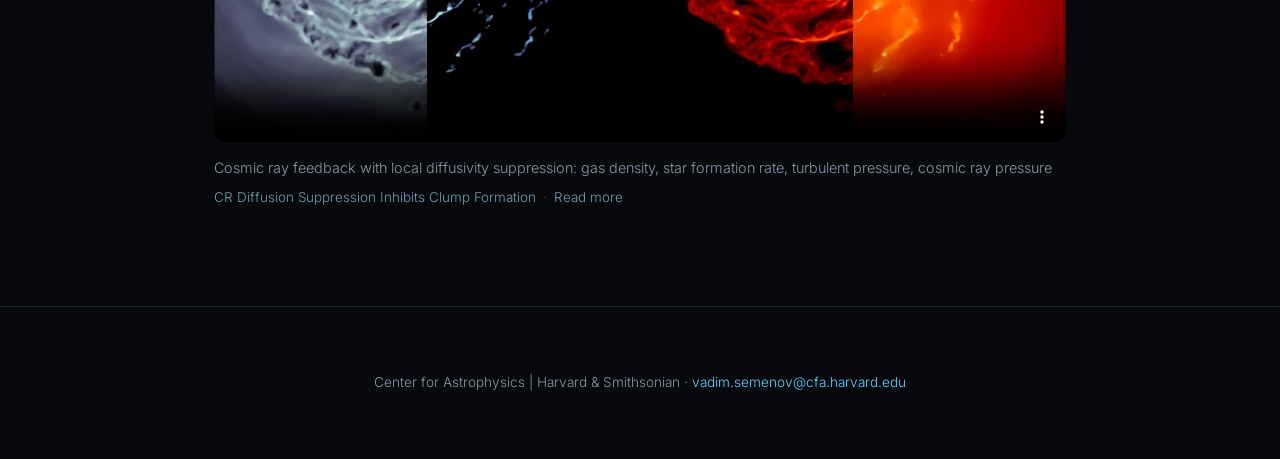
<file: docs/visualizations.html>
<!doctype html><html lang="en"><head><meta charset="utf-8">
<meta name="viewport" content="width=device-width,initial-scale=1">
<title>Vadim Semenov &mdash; Visualizations</title>
<link rel="icon" type="image/png" sizes="32x32" href="assets/img/favicon-32.png?v=1787700226">
<link rel="apple-touch-icon" sizes="180x180" href="assets/img/favicon-180.png?v=1787700226"><link rel="preconnect" href="https://fonts.googleapis.com"><link rel="preconnect" href="https://fonts.gstatic.com" crossorigin><link href="https://fonts.googleapis.com/css2?family=Inter:wght@200;300;400;500&display=swap" rel="stylesheet">
<link rel="stylesheet" href="assets/reset.css?v=1787681575">
<style>
:root{--bg:#07090d;--fg:#e8edf4;--mut:#8c98aa;--dim:#c3ccda;--line:#1c242f;--acc:#63d3ff}
body{background:var(--bg);color:var(--fg);font:300 17px/1.75 Inter,system-ui,sans-serif;
 -webkit-font-smoothing:antialiased}
a{color:var(--acc);text-decoration:none}
a:hover{color:#9ee4ff}

/* ---- hero (index only) ---- */
.hero{position:relative;height:min(88vh,860px);display:grid;place-items:center;overflow:hidden}
.hero img{position:absolute;inset:0;width:100%;height:100%;object-fit:cover;opacity:.55}
.hero::after{content:"";position:absolute;inset:0;background:
 radial-gradient(ellipse 70% 55% at 50% 46%,rgba(7,9,13,.72) 0%,rgba(7,9,13,.3) 60%,transparent 85%),
 linear-gradient(to bottom,rgba(7,9,13,.5) 0%,transparent 30%,rgba(7,9,13,.6) 78%,var(--bg) 100%)}
.hero .inner{position:relative;z-index:2;text-align:center;padding:0 24px}
.hero h1{font-size:clamp(2.6rem,7vw,5.2rem);font-weight:200;letter-spacing:-.03em;line-height:1}
.hero .sub{margin-top:1.1rem;color:#e3ebf5;font-size:clamp(.95rem,1.6vw,1.15rem)}
.hero .aff{margin-top:.35rem;color:#a8b6c8;font-size:.9rem;letter-spacing:.06em;
 text-transform:uppercase}

/* ---- compact masthead (subpages) ---- */
.mast{padding:4.5rem 24px 2.5rem;text-align:center}
.mast h1{font-size:clamp(2rem,4.5vw,3rem);font-weight:200;letter-spacing:-.03em;line-height:1}
.mast h1 a{color:inherit;text-decoration:none}
.mast .aff{margin-top:.6rem;color:var(--mut);font-size:.8rem;letter-spacing:.16em;
 text-transform:uppercase}

nav.top{position:sticky;top:0;z-index:50;display:flex;gap:2rem;justify-content:center;
 flex-wrap:wrap;padding:1rem;background:rgba(7,9,13,.72);backdrop-filter:blur(14px);
 border-bottom:1px solid var(--line);font-size:.8rem;letter-spacing:.13em;text-transform:uppercase}
nav.top a{color:var(--mut);text-decoration:none}
nav.top a:hover{color:var(--fg)}
nav.top a.on{color:var(--acc)}

.wrap{max-width:680px;margin:0 auto;padding:0 24px}
.wrap-lg{max-width:900px;margin:0 auto;padding:0 24px}
.wide{max-width:1180px;margin:0 auto;padding:0 24px}
section{padding:6rem 0}
section+section{padding-top:0}
h2{font-size:.78rem;letter-spacing:.2em;text-transform:uppercase;color:var(--acc);
 font-weight:500;margin-bottom:2.5rem}
h3{font-size:1.3rem;font-weight:400;letter-spacing:-.01em;margin-bottom:.7rem;line-height:1.3}
p{margin-bottom:1.2rem;color:var(--dim)}

/* ---- about ---- */
.about{display:grid;grid-template-columns:1fr 240px;gap:3.5rem;align-items:start}
.about .portrait{width:100%;border-radius:3px;display:block}
.about .card{position:static}
.about .card .contact{margin-top:1.1rem;font-size:.88rem;color:var(--mut);line-height:1.6}
.about .card .contact a{display:block;word-break:break-all}
.tags{display:flex;flex-wrap:wrap;gap:.5rem;list-style:none;margin-top:2rem}
.cv{display:grid;grid-template-columns:1fr 1fr;gap:3rem;margin-top:3rem;padding-top:2rem;
 border-top:1px solid var(--line)}
.cv h4{font-size:.7rem;letter-spacing:.18em;text-transform:uppercase;color:var(--acc);
 font-weight:500;margin-bottom:1.1rem}
.cv ul{list-style:none}
.cv .org{padding:.7rem 0;border-bottom:1px solid rgba(28,36,47,.55)}
.cv .org:last-child{border-bottom:0}
.cv .o{display:block;font-size:.95rem;color:var(--fg)}
.cv .org li{display:grid;grid-template-columns:minmax(0,1fr) auto;gap:1rem;align-items:baseline;
 margin-top:.3rem}
.cv .r{font-size:.85rem;color:var(--mut)}
.cv .y{font-size:.8rem;color:#6f7a8a;white-space:nowrap}
.tags li{border:1px solid var(--line);border-radius:100px;padding:.35rem .9rem;font-size:.82rem;
 color:var(--mut)}

/* ---- research ---- */
.rs{scroll-margin-top:5.5rem;display:grid;grid-template-columns:150px minmax(0,1fr);gap:2.2rem;
 margin-bottom:3.5rem;align-items:start}
.rs>div{max-width:64ch}
.rs .mini{width:150px;height:150px;object-fit:cover;border-radius:50%;background:#0d1117;
 display:block}
.rs:last-child{margin-bottom:0}
.rs .kicker{font-size:.68rem;letter-spacing:.2em;text-transform:uppercase;color:var(--acc);
 display:block;margin-bottom:.5rem}
.rs .rsfig{margin:1.6rem 0 1.4rem}
.rs .rsfig video{width:100%;height:auto;display:block;background:#000;border-radius:10px}
.rs .rsfig.paper video{background:#fff;padding:10px;border-radius:10px}
.rs .rsfig figcaption{margin-top:.6rem;font-size:.82rem;color:var(--mut)}
.refs{list-style:none;margin-top:1.3rem;padding-top:1rem;border-top:1px solid var(--line)}
.refs li{font-size:.84rem;line-height:1.6;color:#7d879a;margin-bottom:.35rem}
.refs .ti{color:#93a0b3}
.refs a{color:#6f9db4}
.refs a:hover{color:var(--acc)}
.refs .sep{opacity:.45;margin:0 .25rem}
.refs .lnks{white-space:nowrap}
.refs li{padding-left:1.4em;text-indent:-1.4em}

/* ---- figures ---- */
.figs{display:grid;gap:4rem}
.fig video{width:100%;height:auto;display:block;background:#000;border-radius:10px}
.fig.paper video{background:#fff;padding:14px;border-radius:10px}
figcaption{margin-top:.9rem;font-size:.9rem;color:var(--mut)}
.figlinks{display:block;margin-top:.35rem;font-size:.84rem}
.figlinks a{color:#6f9db4}
.figlinks a:hover{color:var(--acc)}
.figlinks .sep{opacity:.45;margin:0 .45rem}

/* ---- publications ---- */
.stats{font-size:.9rem;color:var(--mut);margin-bottom:.9rem;line-height:1.8}
.stats b{font-weight:400;color:var(--dim)}
.stats a{color:var(--dim)}
.stats a:hover{color:var(--acc)}
.stats .sep{opacity:.4;margin:0 .5rem}
.stats .note{opacity:.75}
.links{margin-bottom:3rem;font-size:.9rem;display:flex;gap:1.6rem;flex-wrap:wrap;
 padding-top:1.2rem;border-top:1px solid var(--line)}
.pubs{list-style:none;margin-bottom:3.5rem}
.pubgroup{font-size:1.5rem;letter-spacing:-.005em;text-transform:none;color:var(--acc);
 font-weight:400;margin-bottom:1.7rem;padding-bottom:.8rem;
 border-bottom:1px solid var(--line)}
.pubs li{padding:1.1rem 0;border-bottom:1px solid var(--line)}
.pubs .meta{font-size:.8rem;color:var(--mut);margin-bottom:.25rem}
.pubs .meta .lnks{margin-left:.75rem}
.pubs .meta a{color:#7fb4cc}
.pubs .meta a:hover{color:var(--acc)}
.pubs .sep{opacity:.45;margin:0 .4rem}
.pubs .ti{font-size:1.02rem;line-height:1.45;max-width:74ch}

footer{padding:4rem 24px;text-align:center;color:var(--mut);font-size:.85rem;
 border-top:1px solid var(--line)}

@media(max-width:820px){.about{grid-template-columns:1fr}.cv{grid-template-columns:1fr;gap:2rem}
 .about .card{position:static;max-width:260px}}
@media(max-width:640px){
 .rs{grid-template-columns:1fr;gap:1.2rem}
 .rs .mini{width:96px;height:96px}
 section{padding:3rem 0}
 .mast{padding:2.75rem 24px 1.75rem}
 footer{padding:2.25rem 24px}
 .hero .aff{font-size:.62rem;letter-spacing:.02em}
 .mast .aff{font-size:.6rem;letter-spacing:.02em}
 /* nav and profile links wrap to two rows here; 2rem gap applied to rows too */
 nav.top{gap:.5rem 1.6rem;padding:.85rem 1rem}
 .links{gap:.5rem 1.6rem;padding-top:.9rem;margin-bottom:2rem}
 /* keep each metric and each journal ref whole */
 .stats .item,.pubs .meta .nb{white-space:nowrap}
 .stats .note{display:block;margin-top:.2rem;opacity:.85}
 .stats .note>.sep{display:none}
 /* research refs: link cluster drops below the title */
 .refs .lnks{display:block;margin-top:.15rem;white-space:normal}
 .refs .lnks>.sep:first-child{display:none}
 /* publications: authors / links / title on three lines, tightened */
 .pubs .meta .lnks{display:block;margin-left:0;margin-top:.15rem;white-space:normal}
 .pubgroup{line-height:1.25;margin-bottom:1rem;padding-bottom:.6rem}
 .pubs{margin-bottom:3rem}
 .pubs li{padding:.85rem 0}
 .pubs .meta{line-height:1.5}
 .pubs .meta,.pubs .ti{text-wrap:pretty}
}
</style></head><body><header class="mast"><h1><a href="index.html">Vadim Semenov</a></h1><div class="aff">Center for Astrophysics | Harvard &amp; Smithsonian</div></header><nav class="top"><a href="index.html#about">About</a><a href="index.html#research">Research</a><a href="publications.html">Publications</a><a href="visualizations.html" class="on">Visualizations</a><a href="VadimSemenov-CV.pdf" target="_blank" rel="noopener">CV</a></nav>
<section><div class="wrap-lg"><h2>Visualizations</h2>
 <p>Some simulations and visualizations produced during my work. Each video can be downloaded
 in full quality from its own controls menu, and the corresponding papers are linked from the
 captions.</p>
</div><div class="wrap-lg" style="margin-top:3.5rem"><div class="figs"><figure class="fig dark"><video width="2048" height="1024" preload="none" playsinline muted loop controls poster="assets/video/semenov26-turb.poster.jpg?v=1787685055"><source src="movies/semenov26-turb.mp4?v=1781540950" type="video/mp4"></video><figcaption>Driven supersonic turbulence: gas density and velocity magnitude<span class="figlinks"><a href="index.html#current-work">Read more</a></span></figcaption></figure><figure class="fig dark"><video width="1200" height="600" preload="none" playsinline muted loop controls poster="assets/video/semenov24-art.poster.jpg?v=1787679553"><source src="movies/semenov24-art.mp4?v=1737058685" type="video/mp4"></video><figcaption>Cosmological simulation of a Milky Way analog: gas density and small-scale turbulence<span class="figlinks"><a href="https://arxiv.org/abs/2409.18173" target="_blank" rel="noopener">How Early Could the Milky Way&rsquo;s Disk Form?</a><span class="sep">&middot;</span><a href="https://arxiv.org/abs/2410.09205" target="_blank" rel="noopener">From UV-bright Galaxies to Early Disks</a><span class="sep">&middot;</span><a href="index.html#first-galaxies">Read more</a></span></figcaption></figure><figure class="fig paper"><video width="2670" height="1500" preload="none" playsinline muted loop controls poster="assets/video/semenov24-art-tng.poster.jpg?v=1787679553"><source src="movies/semenov24-art-tng.mp4?v=1728669898" type="video/mp4"></video><figcaption>Cosmological simulation of a Milky Way-like galaxy with ART and TNG<span class="figlinks"><a href="https://arxiv.org/abs/2409.18173" target="_blank" rel="noopener">How Early Could the Milky Way&rsquo;s Disk Form?</a><span class="sep">&middot;</span><a href="https://arxiv.org/abs/2410.09205" target="_blank" rel="noopener">From UV-bright Galaxies to Early Disks</a><span class="sep">&middot;</span><a href="index.html#first-galaxies">Read more</a></span></figcaption></figure><figure class="fig paper"><video width="1950" height="870" preload="none" playsinline muted loop controls poster="assets/video/semenov24-art-disk.poster.jpg?v=1787679553"><source src="movies/semenov24-art-disk.mp4?v=1728670315" type="video/mp4"></video><figcaption>Disk formation in a cosmological simulation of a MW analog<span class="figlinks"><a href="https://arxiv.org/abs/2409.18173" target="_blank" rel="noopener">How Early Could the Milky Way&rsquo;s Disk Form?</a><span class="sep">&middot;</span><a href="https://arxiv.org/abs/2410.09205" target="_blank" rel="noopener">From UV-bright Galaxies to Early Disks</a><span class="sep">&middot;</span><a href="index.html#first-galaxies">Read more</a></span></figcaption></figure><figure class="fig dark"><video width="2000" height="1000" preload="none" playsinline muted loop controls poster="assets/video/semenov17-maps.poster.jpg?v=1787679552"><source src="movies/semenov17-maps.mp4?v=1580589961" type="video/mp4"></video><figcaption>Simulation of a galaxy with a subgrid turbulence model: young stars, gas density, temperature, and turbulent velocities on unresolved scales<span class="figlinks"><a href="https://arxiv.org/abs/1704.04239" target="_blank" rel="noopener">The Physical Origin of Long Gas Depletion Times</a><span class="sep">&middot;</span><a href="https://arxiv.org/abs/1803.00007" target="_blank" rel="noopener">How Galaxies Form Stars</a><span class="sep">&middot;</span><a href="index.html#unresolved-turbulence">Read more</a></span></figcaption></figure><figure class="fig paper"><video width="1232" height="720" preload="none" playsinline muted loop controls poster="assets/video/semenov17-gas-cycling.poster.jpg?v=1787679552"><source src="movies/semenov17-gas-cycling.mp4?v=1538969357" type="video/mp4"></video><figcaption>Cycling of interstellar gas between star-forming and non-star-forming states<span class="figlinks"><a href="https://arxiv.org/abs/1704.04239" target="_blank" rel="noopener">The Physical Origin of Long Gas Depletion Times</a><span class="sep">&middot;</span><a href="https://arxiv.org/abs/1803.00007" target="_blank" rel="noopener">How Galaxies Form Stars</a><span class="sep">&middot;</span><a href="index.html#star-formation">Read more</a></span></figcaption></figure><figure class="fig dark"><video width="2000" height="1000" preload="none" playsinline muted loop controls poster="assets/video/semenov21-ngc300.poster.jpg?v=1787679553"><source src="movies/semenov21-ngc300.mp4?v=1621435683" type="video/mp4"></video><figcaption>NGC300-like galaxy simulation with subgrid turbulence and radiative transfer<span class="figlinks"><a href="https://arxiv.org/abs/2103.13406" target="_blank" rel="noopener">Spatial Decorrelation of Young Stars and Dense Gas</a><span class="sep">&middot;</span><a href="index.html#star-formation">Read more</a></span></figcaption></figure><figure class="fig dark"><video width="2406" height="814" preload="none" playsinline muted loop controls poster="assets/video/semenov21-ngc300-paper.poster.jpg?v=1787679552"><source src="movies/semenov21-ngc300-paper.mp4?v=1622663127" type="video/mp4"></video><figcaption>NGC300-like galaxy simulation &mdash; article version<span class="figlinks"><a href="https://arxiv.org/abs/2103.13406" target="_blank" rel="noopener">Spatial Decorrelation of Young Stars and Dense Gas</a><span class="sep">&middot;</span><a href="index.html#star-formation">Read more</a></span></figcaption></figure><figure class="fig dark"><video width="2000" height="1000" preload="none" playsinline muted loop controls poster="assets/video/semenov21cr1-fg0.4-nocr.poster.jpg?v=1787679553"><source src="movies/semenov21cr1-fg0.4-nocr.mp4?v=1623615547" type="video/mp4"></video><figcaption>Cosmic ray feedback in a gas-rich galaxy &mdash; no CRs<span class="figlinks"><a href="https://arxiv.org/abs/2012.01427" target="_blank" rel="noopener">CR Diffusion Suppression Inhibits Clump Formation</a><span class="sep">&middot;</span><a href="index.html#cosmic-rays">Read more</a></span></figcaption></figure><figure class="fig dark"><video width="2000" height="1000" preload="none" playsinline muted loop controls poster="assets/video/semenov21cr2-fg0.4-constk.poster.jpg?v=1787679553"><source src="movies/semenov21cr2-fg0.4-constk.mp4?v=1623614565" type="video/mp4"></video><figcaption>Cosmic ray feedback &mdash; CRs with constant diffusivity<span class="figlinks"><a href="https://arxiv.org/abs/2012.01427" target="_blank" rel="noopener">CR Diffusion Suppression Inhibits Clump Formation</a><span class="sep">&middot;</span><a href="index.html#cosmic-rays">Read more</a></span></figcaption></figure><figure class="fig dark"><video width="2000" height="1000" preload="none" playsinline muted loop controls poster="assets/video/semenov21cr3-fg0.4-suppk.poster.jpg?v=1787679553"><source src="movies/semenov21cr3-fg0.4-suppk.mp4?v=1623598054" type="video/mp4"></video><figcaption>Cosmic ray feedback with local diffusivity suppression: gas density, star formation rate, turbulent pressure, cosmic ray pressure<span class="figlinks"><a href="https://arxiv.org/abs/2012.01427" target="_blank" rel="noopener">CR Diffusion Suppression Inhibits Clump Formation</a><span class="sep">&middot;</span><a href="index.html#cosmic-rays">Read more</a></span></figcaption></figure></div></div>
</section>
<footer>Center for Astrophysics | Harvard &amp; Smithsonian &middot; <a href="mailto:vadim.semenov@cfa.harvard.edu">vadim.semenov@cfa.harvard.edu</a></footer>
<script src="assets/mock.js?v=1787700034"></script><script data-goatcounter="https://vadimsemenov.goatcounter.com/count" async src="//gc.zgo.at/count.js"></script></body></html>
</file>
